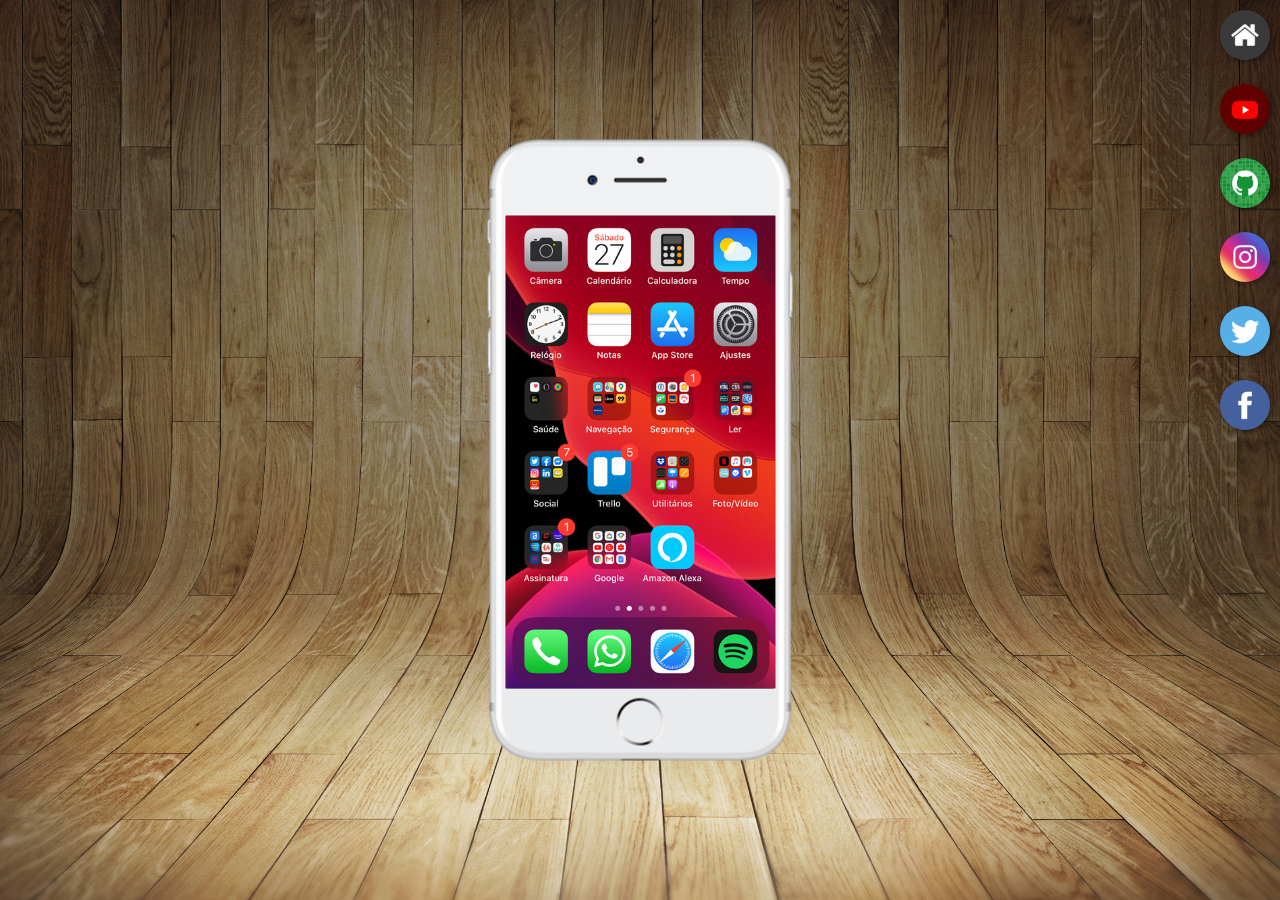
<file: index.html>
<!DOCTYPE html>
<html lang="pt-br">
<head>
    <meta charset="UTF-8">
    <meta http-equiv="X-UA-Compatible" content="IE=edge">
    <meta name="viewport" content="width=device-width, initial-scale=1.0">
    <link rel="shortcut icon" href="favicon.ico" type="image/x-icon">
    <link rel="stylesheet" href="estilos/style.css">
    <title>Projeto redes sociais</title>
</head>
<body>
    <main>
        <section id="telefone">
            <iframe src="home.html" frameborder="0" name="tela" id="tela">
                <p>Seu navegador não é compatível com isso!</p>
            </iframe>
        </section>
        <section id="redes-sociais">
            <a href="home.html" target="tela"><img src="imagens/logo-home.jpg" alt="Home"></a><br>
            <a href="youtube.html" target="tela"><img src="imagens/logo-youtube.jpg" alt="Youtube"></a><br>
            <a href="github.html" target="tela"><img src="imagens/logo-github.jpg" alt="Github"></a><br>
            <a href="instagram.html" target="tela"><img src="imagens/logo-instagram.jpg" alt="Instagram"></a><br>
            <a href="twitter.html" target="tela"><img src="imagens/logo-twitter.jpg" alt="Twitter"></a><br>
            <a href="facebook.html" target="tela"><img src="imagens/logo-facebook.jpg" alt="Facebook"></a>
    </main>
</body>
</html>
</file>
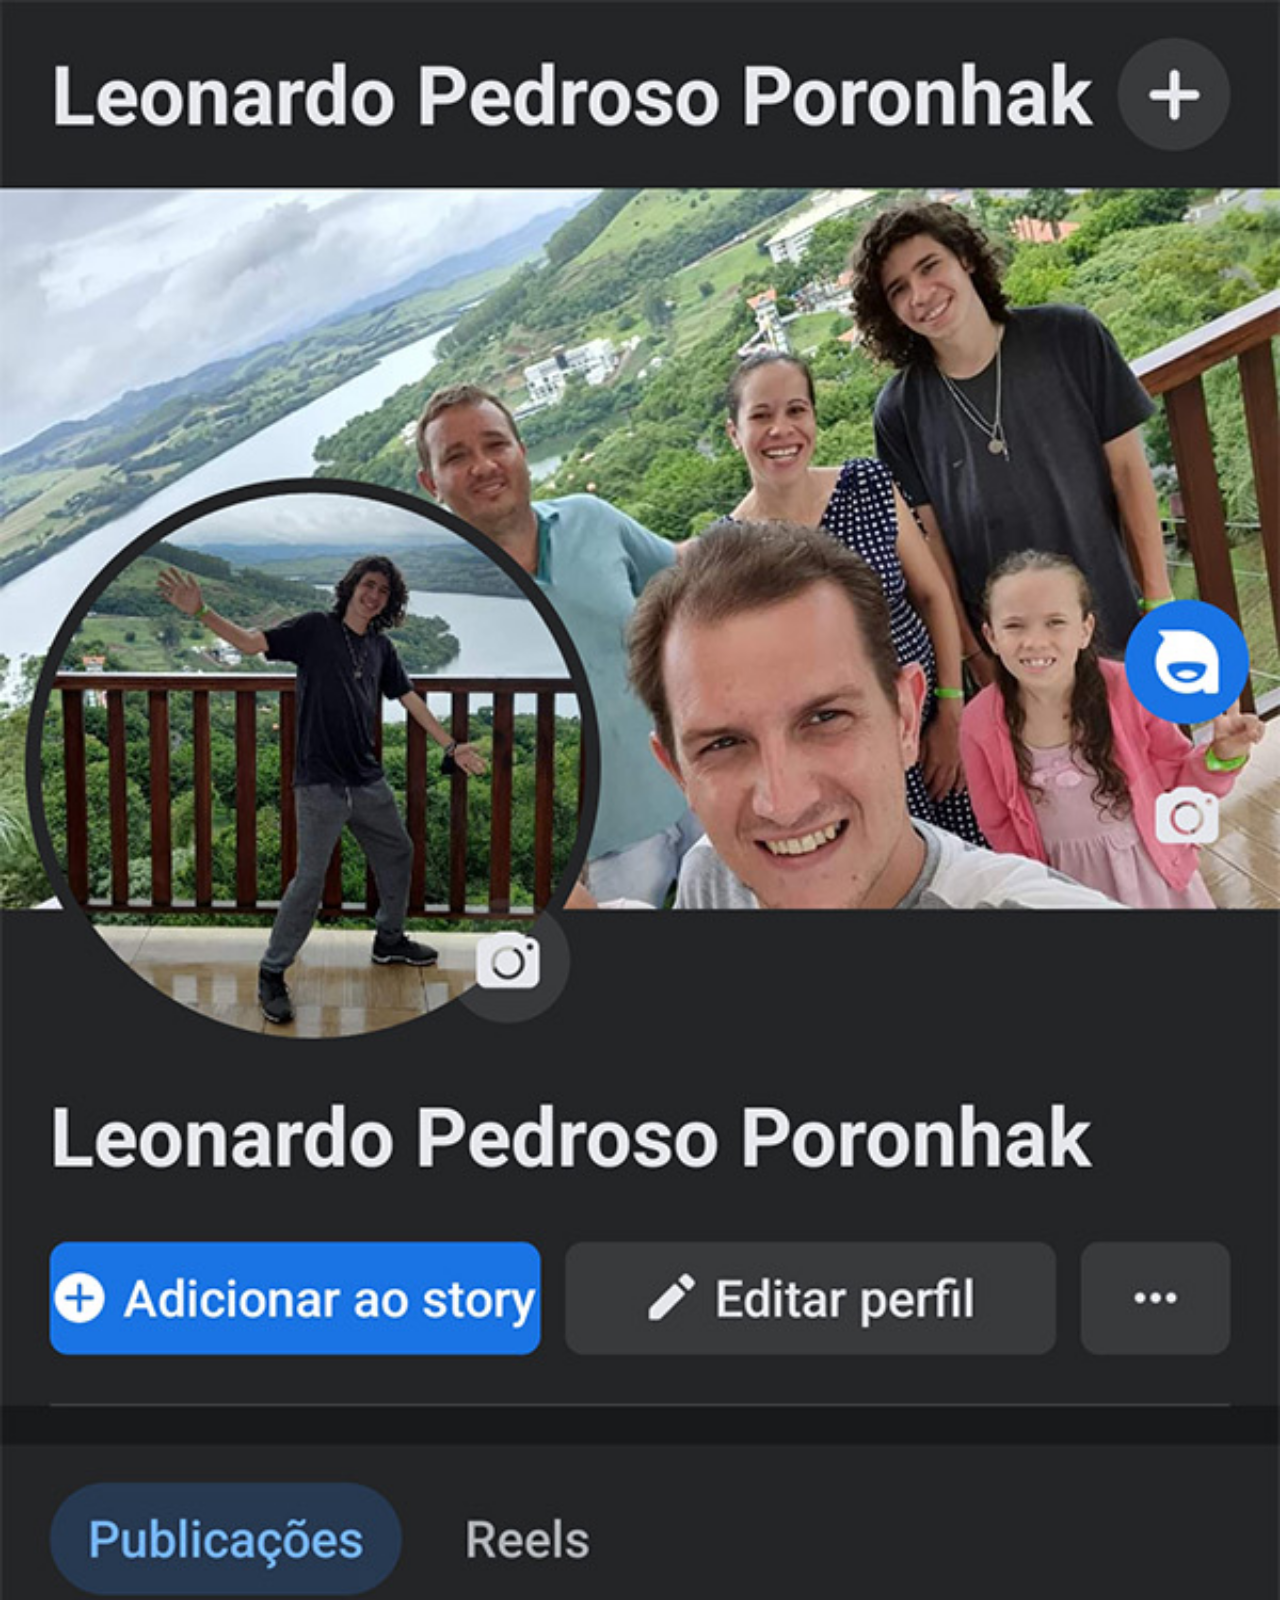
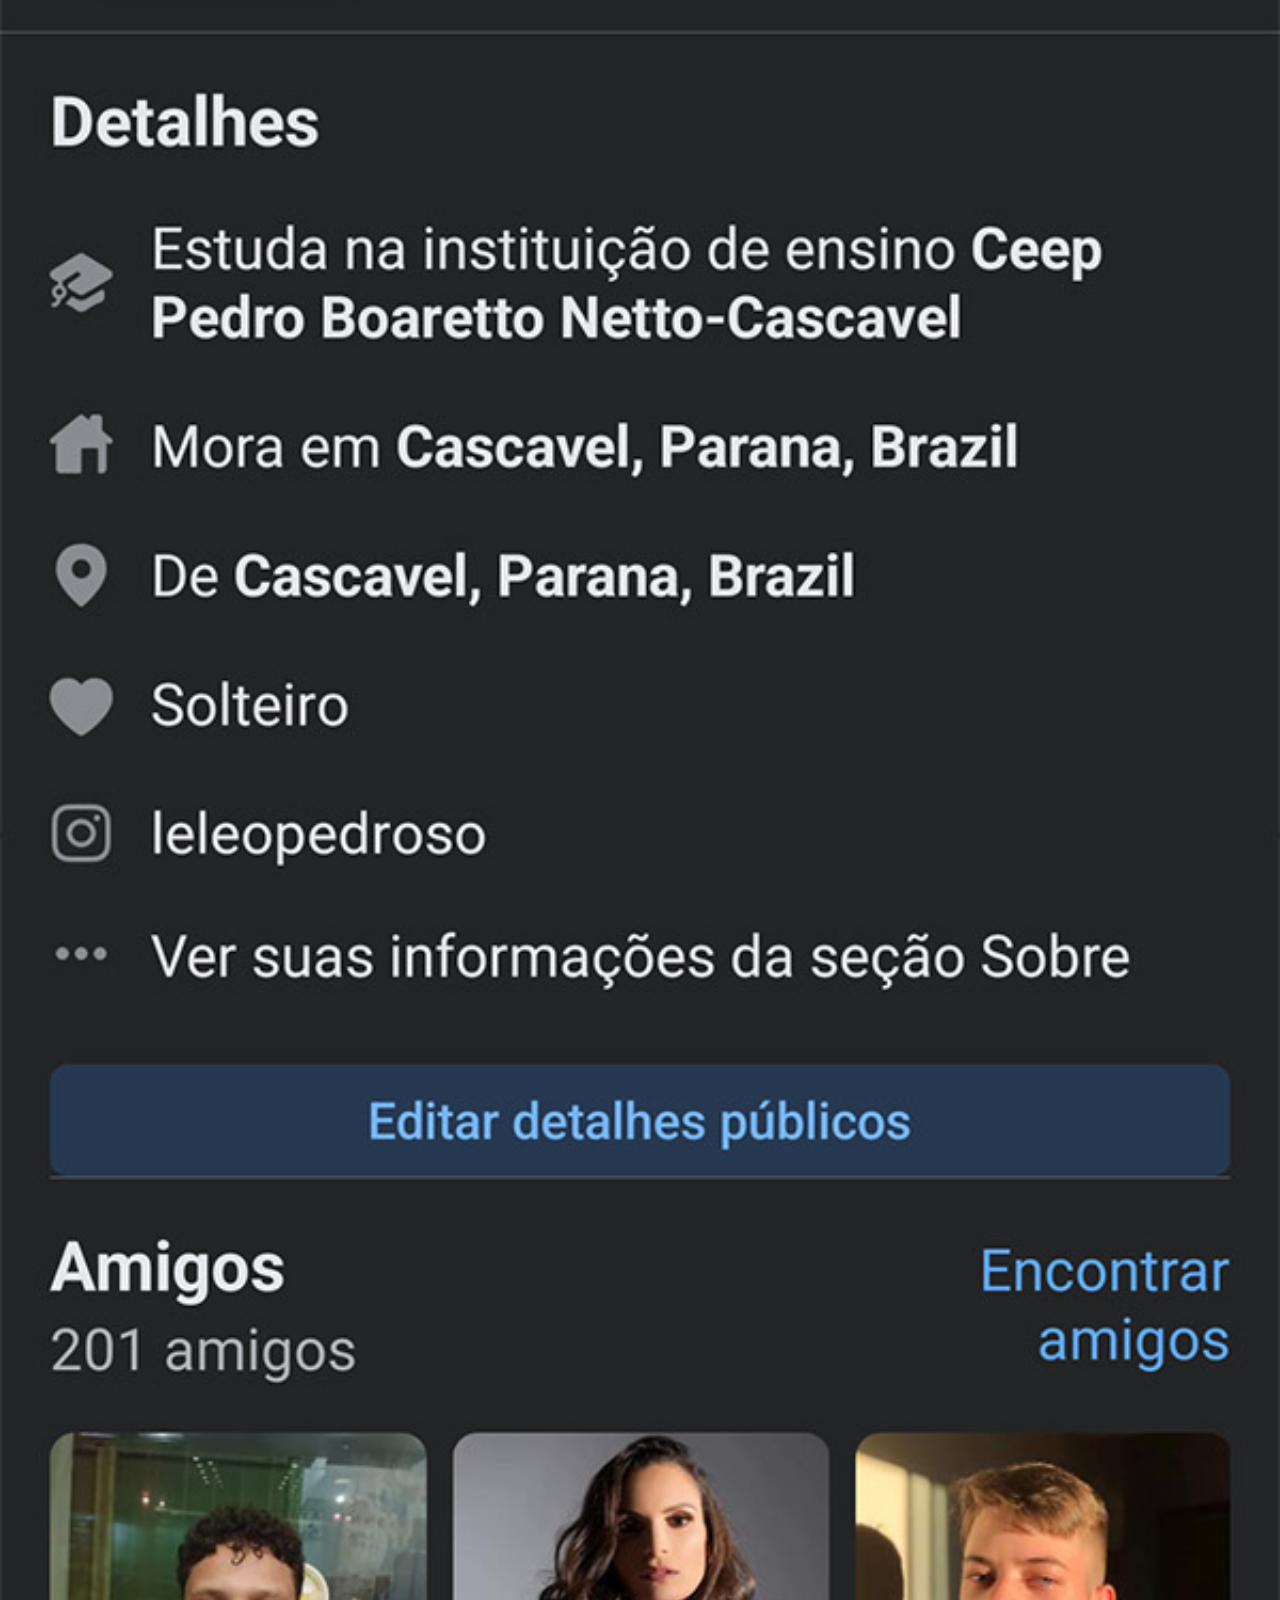
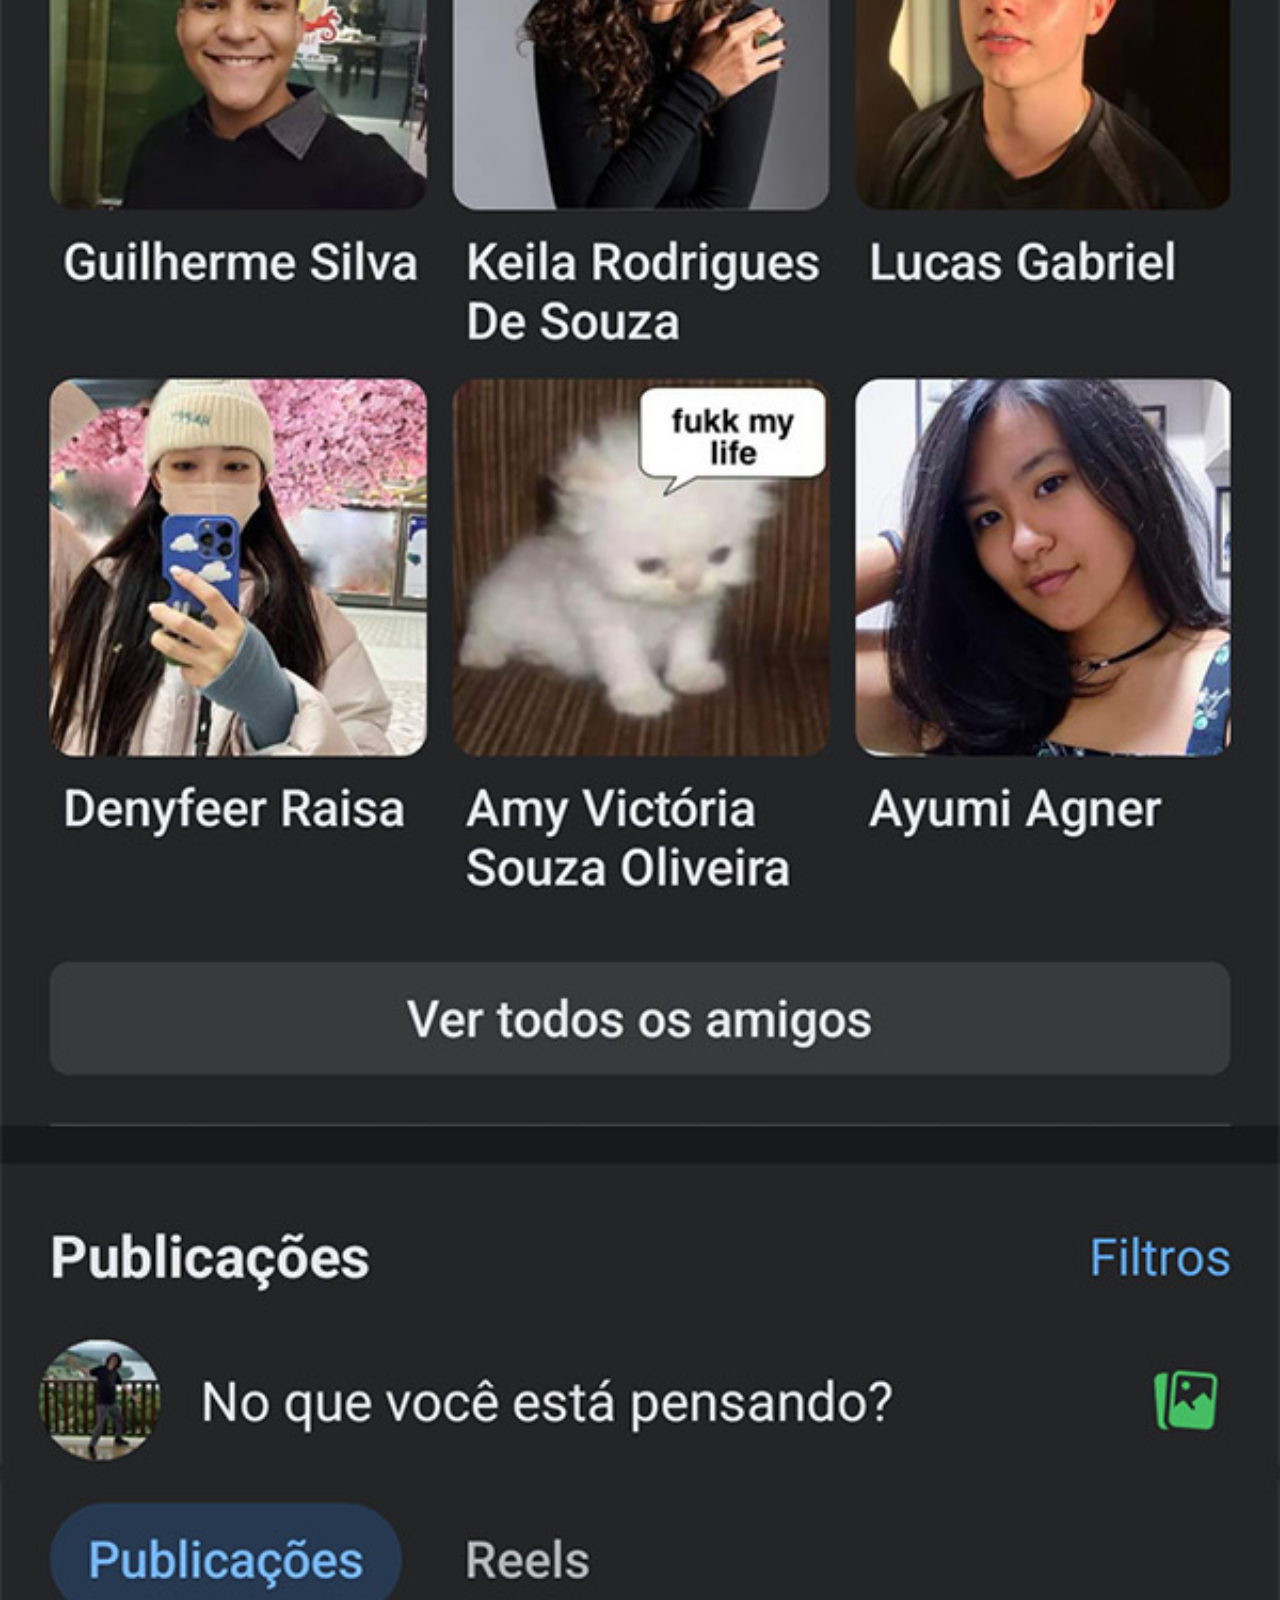
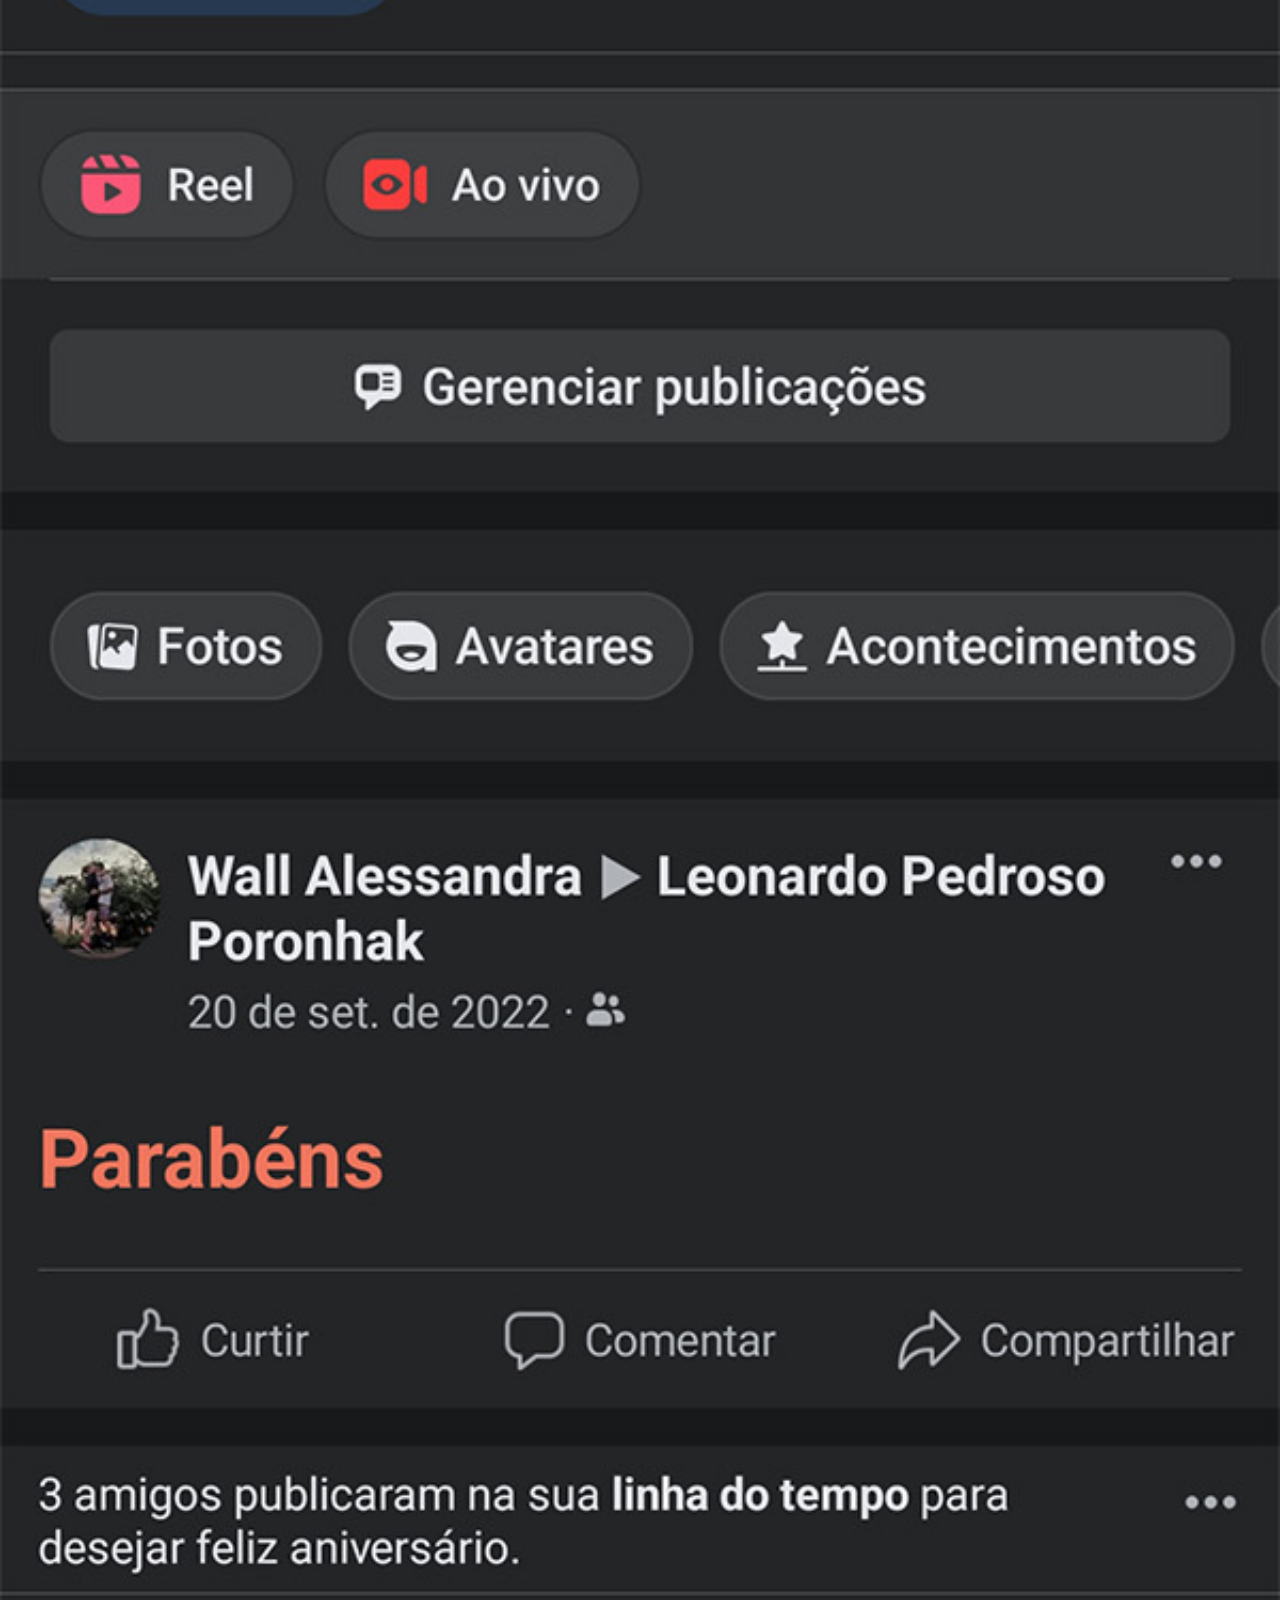
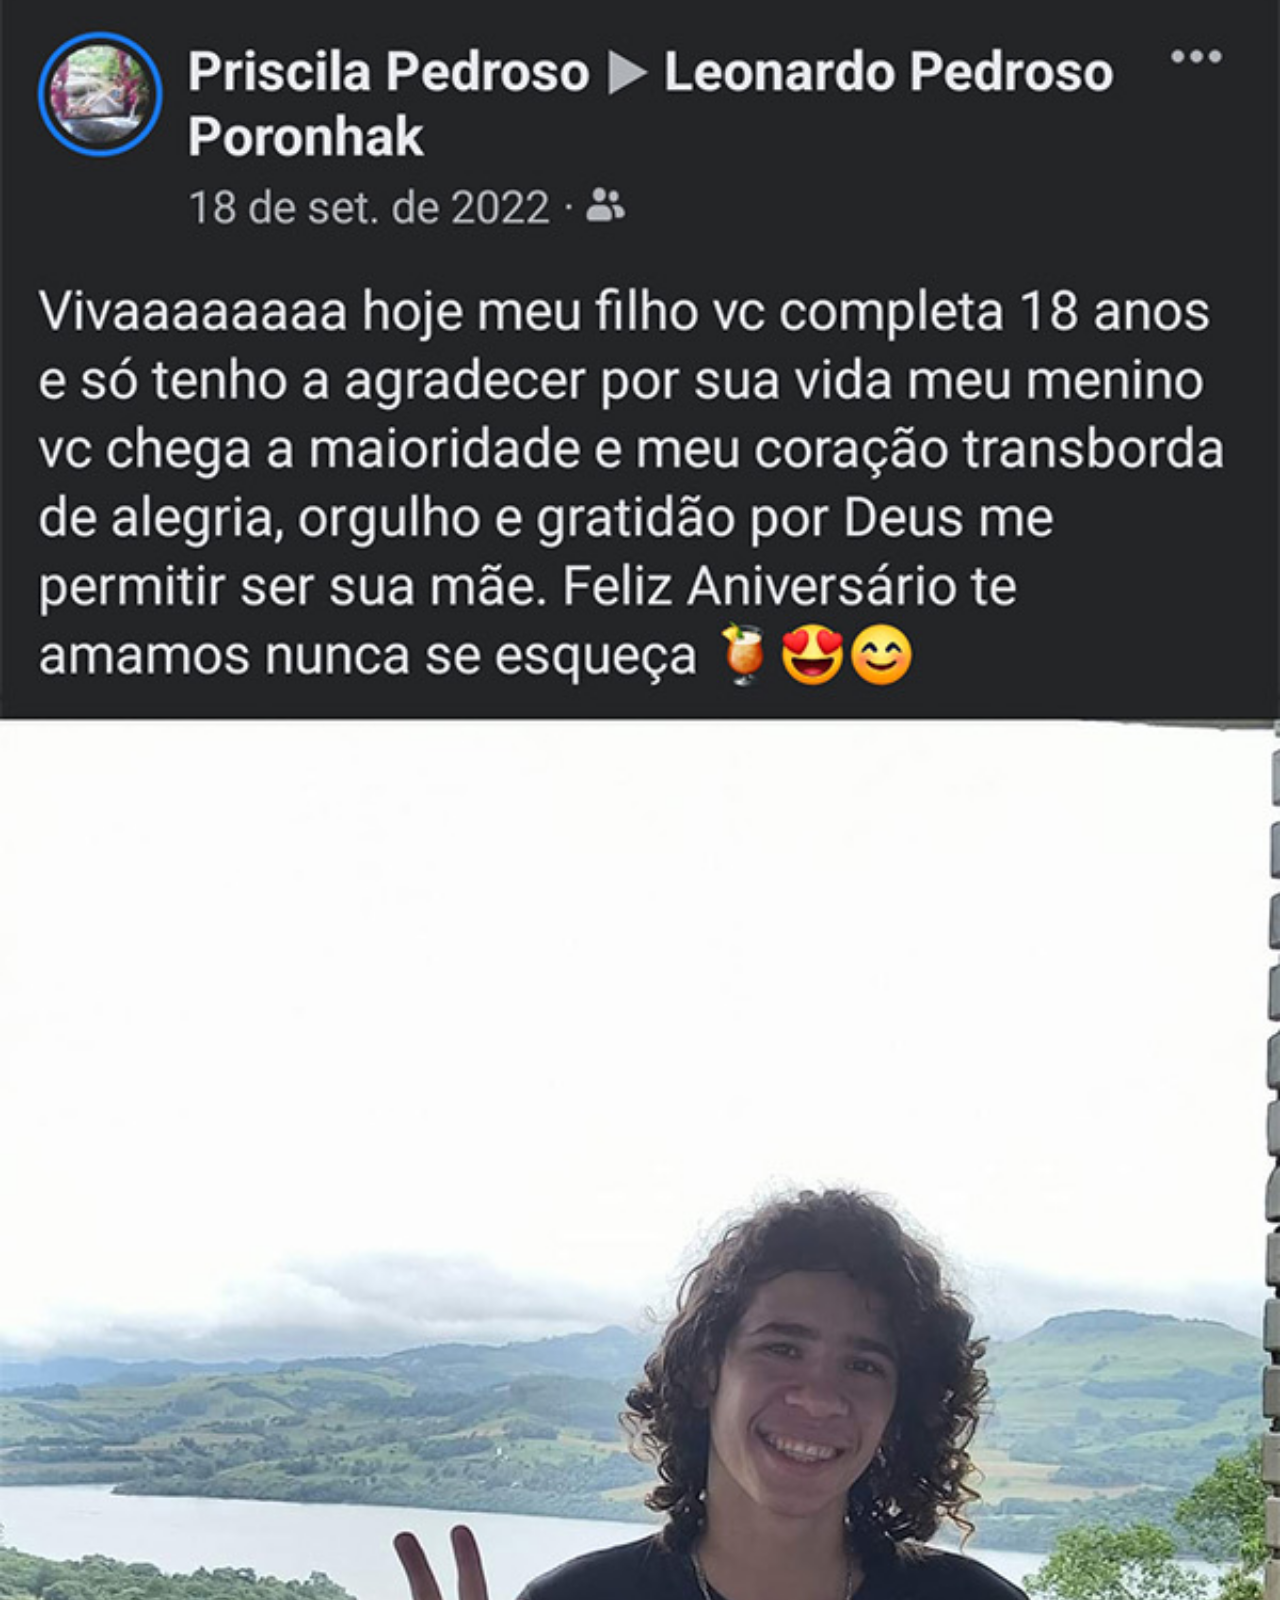
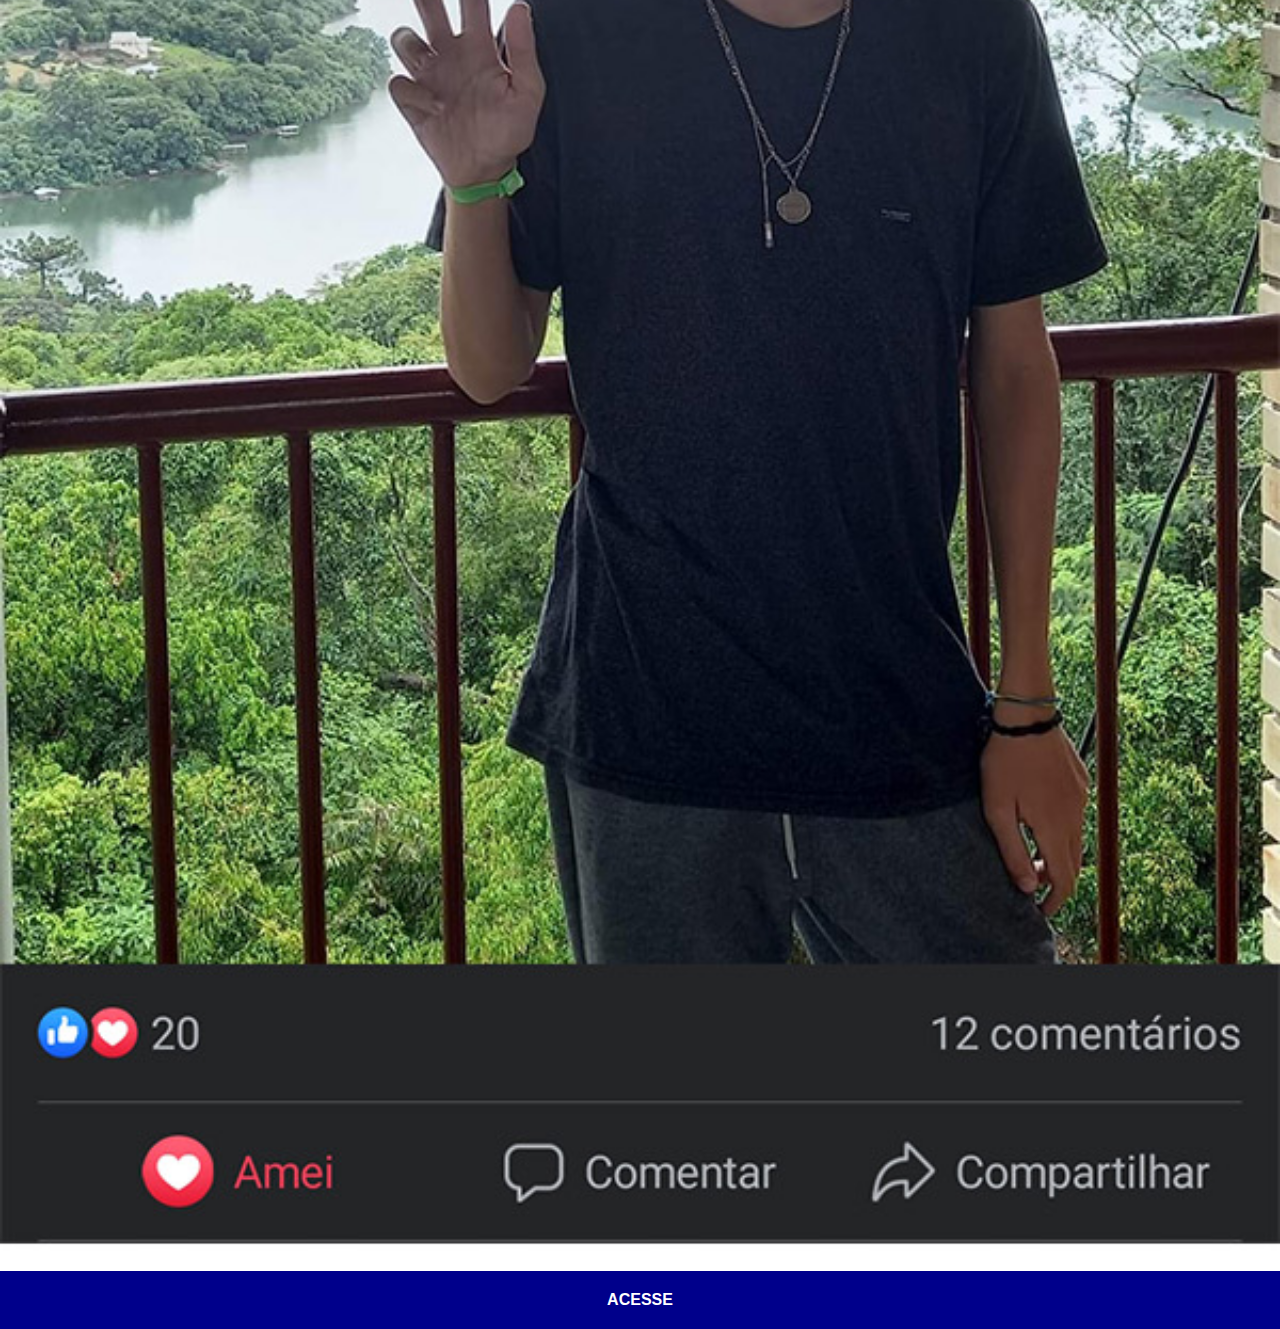
<file: facebook.html>
<!DOCTYPE html>
<html lang="pt-br">
<head>
    <meta charset="UTF-8">
    <meta http-equiv="X-UA-Compatible" content="IE=edge">
    <meta name="viewport" content="width=device-width, initial-scale=1.0">
    <title>Facebook</title>
    <link rel="stylesheet" href="estilos/social.css">
    <style>
        a{
            background-color: darkblue;
        }

        a:hover{
            background-color: blue;
        }
    </style>
</head>
<body>
    <img src="imagens/tela-facebook.jpg" alt="Facebook">
    <a href="https://www.facebook.com/profile.php?id=100069786407466" target="_blank">ACESSE</a>
</body>
</html>
</file>
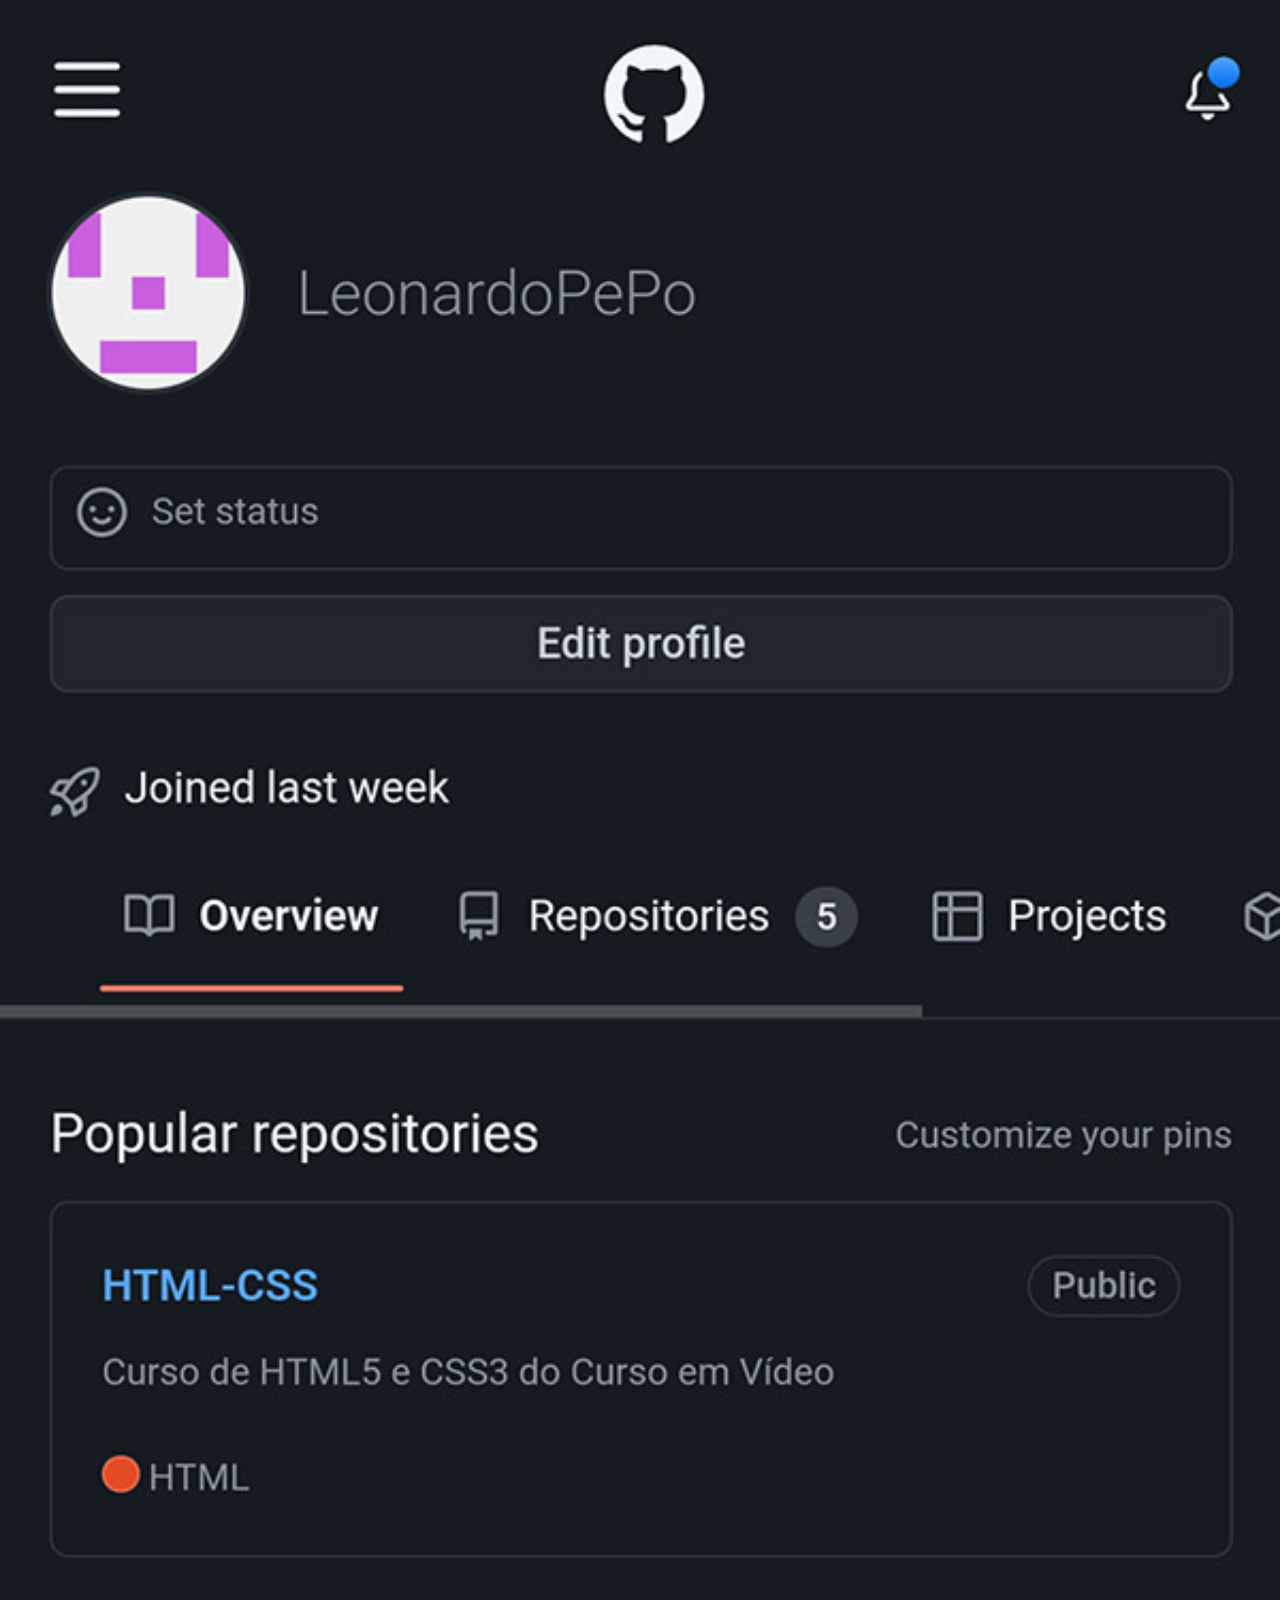
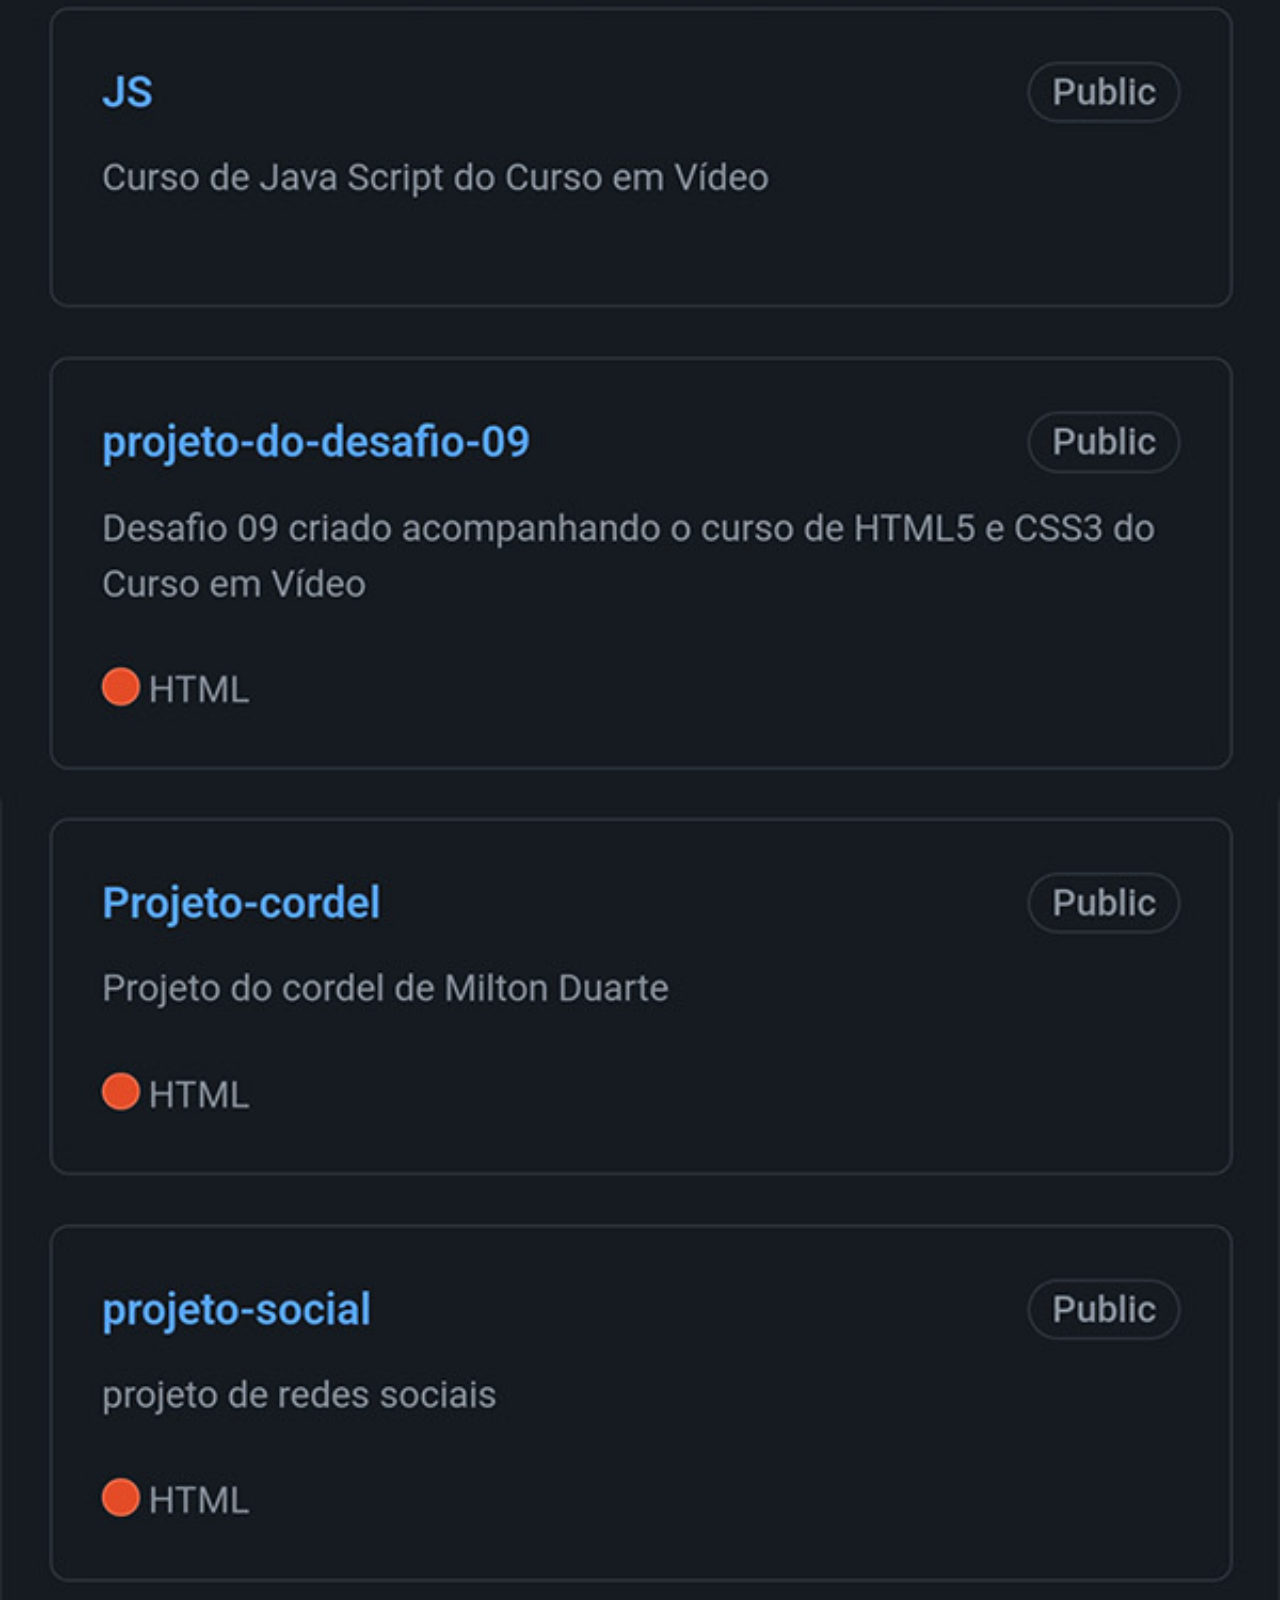
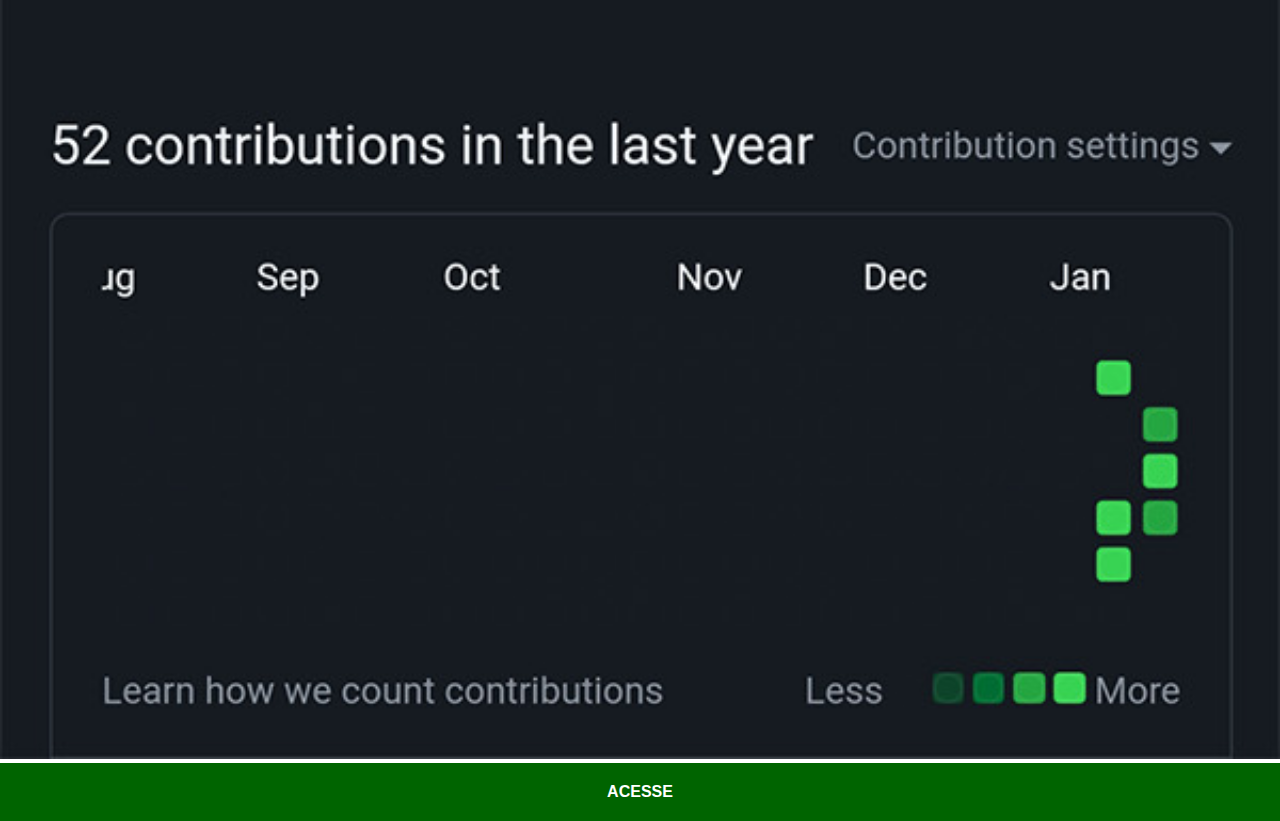
<file: github.html>
<!DOCTYPE html>
<html lang="pt-br">
<head>
    <meta charset="UTF-8">
    <meta http-equiv="X-UA-Compatible" content="IE=edge">
    <meta name="viewport" content="width=device-width, initial-scale=1.0">
    <title>Github</title>
    <link rel="stylesheet" href="estilos/social.css">
    <style>
        a{
            background-color: darkgreen;
        }

        a:hover{
            background-color: green;
        }
    </style>
</head>
<body>
    <img src="imagens/tela-github.jpg" alt="Github">
    <a href="https://github.com/LeonardoPePo" target="_blank">ACESSE</a>
</body>
</html>
</file>
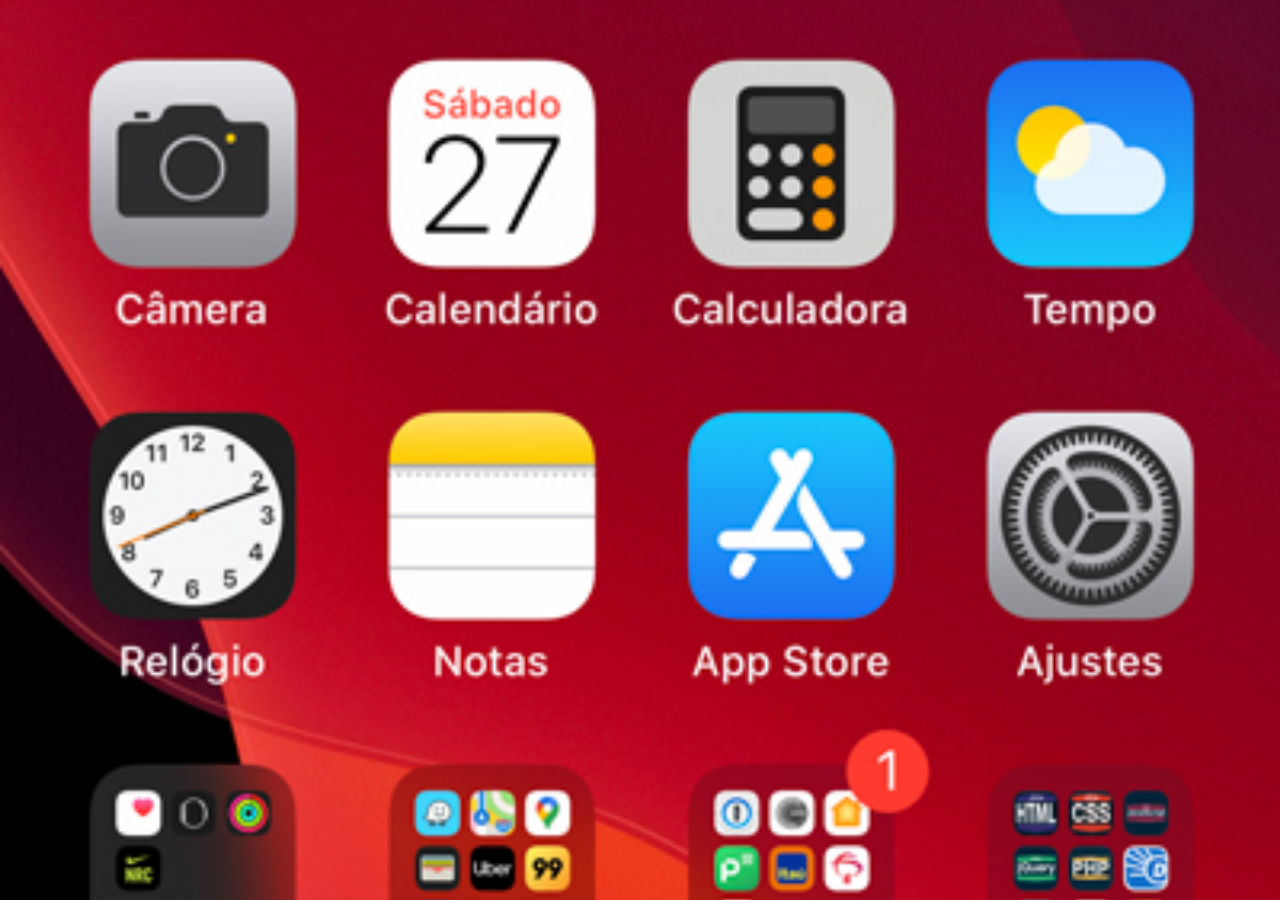
<file: home.html>
<!DOCTYPE html>
<html lang="en">
<head>
    <meta charset="UTF-8">
    <meta http-equiv="X-UA-Compatible" content="IE=edge">
    <meta name="viewport" content="width=device-width, initial-scale=1.0">
    <title>Home</title>
    <style>
        *{
            margin: 0px;
            padding: 0px;
        }

        body{
            width: 100vw;
            height: 100vh;
            background: black url('imagens/tela-home.jpg') no-repeat top center;
            background-size: cover;
        }
    </style>
</head>
<body>
    
</body>
</html>
</file>
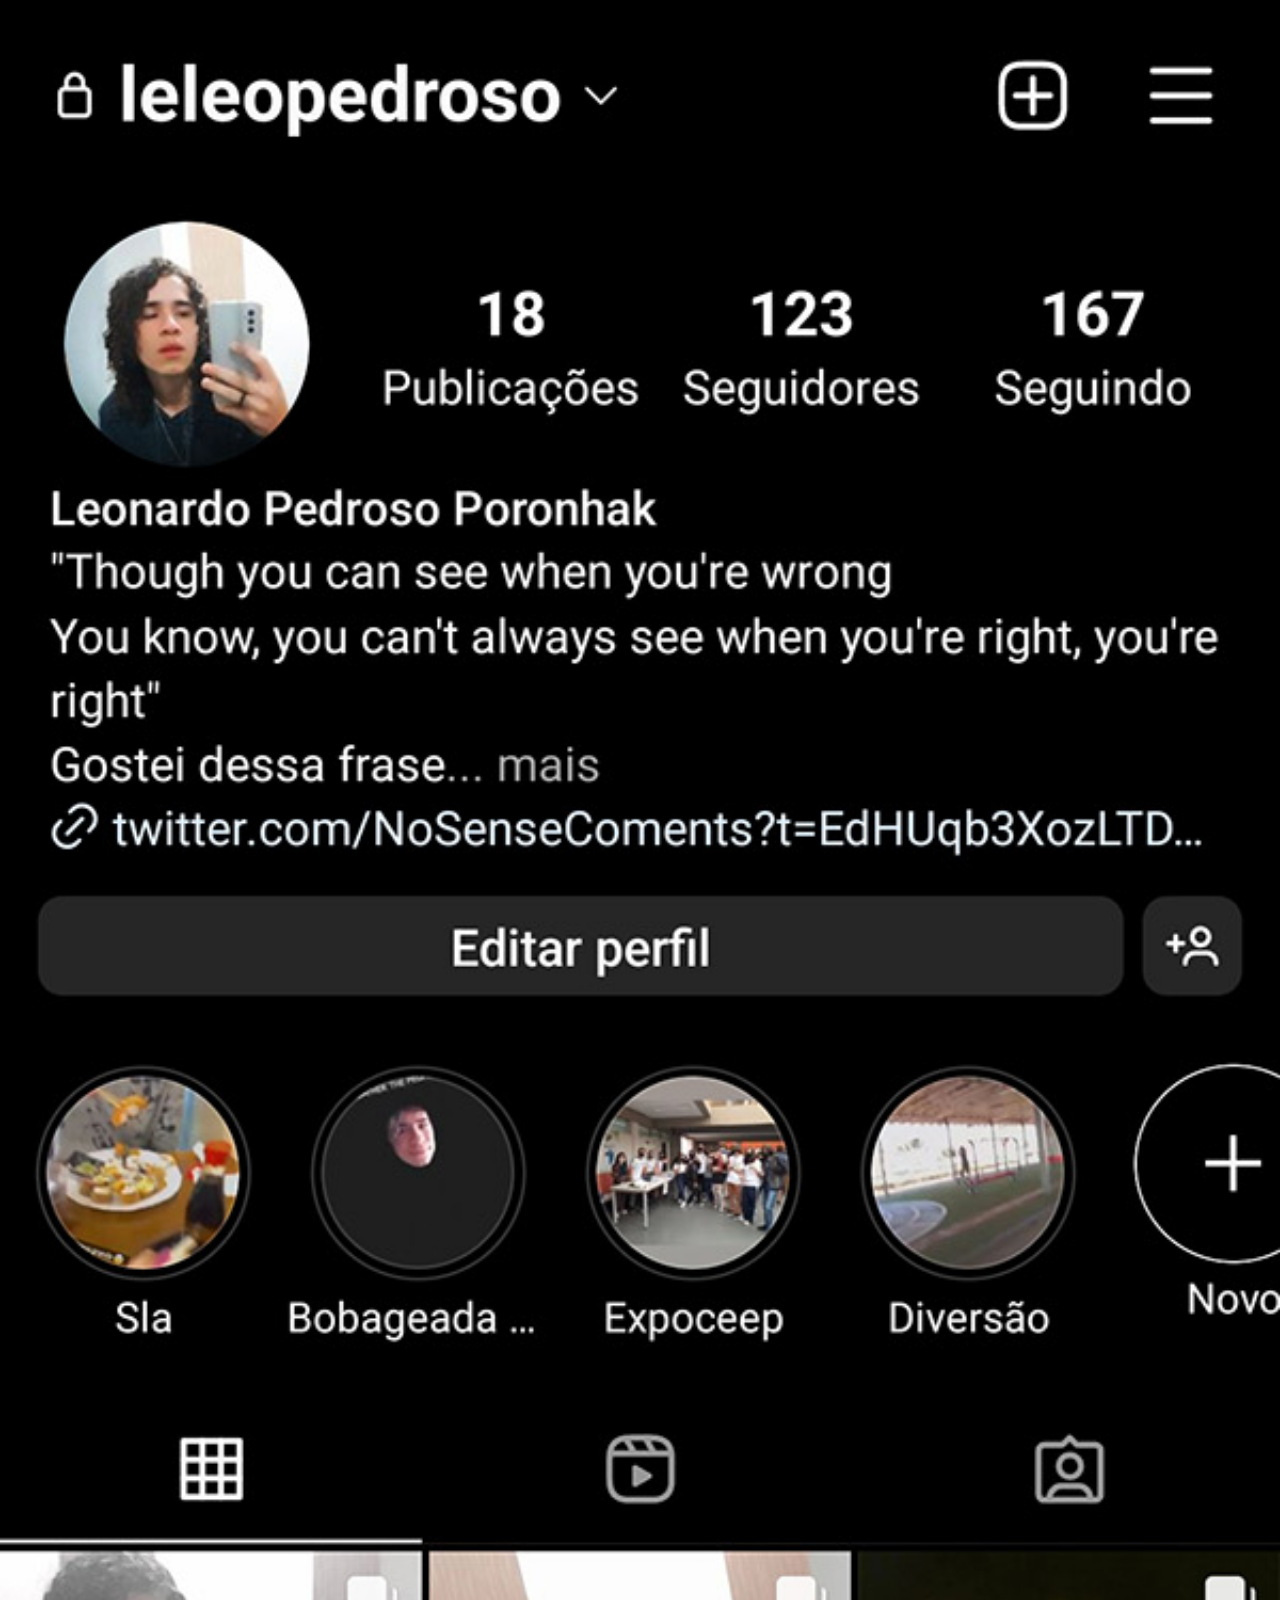
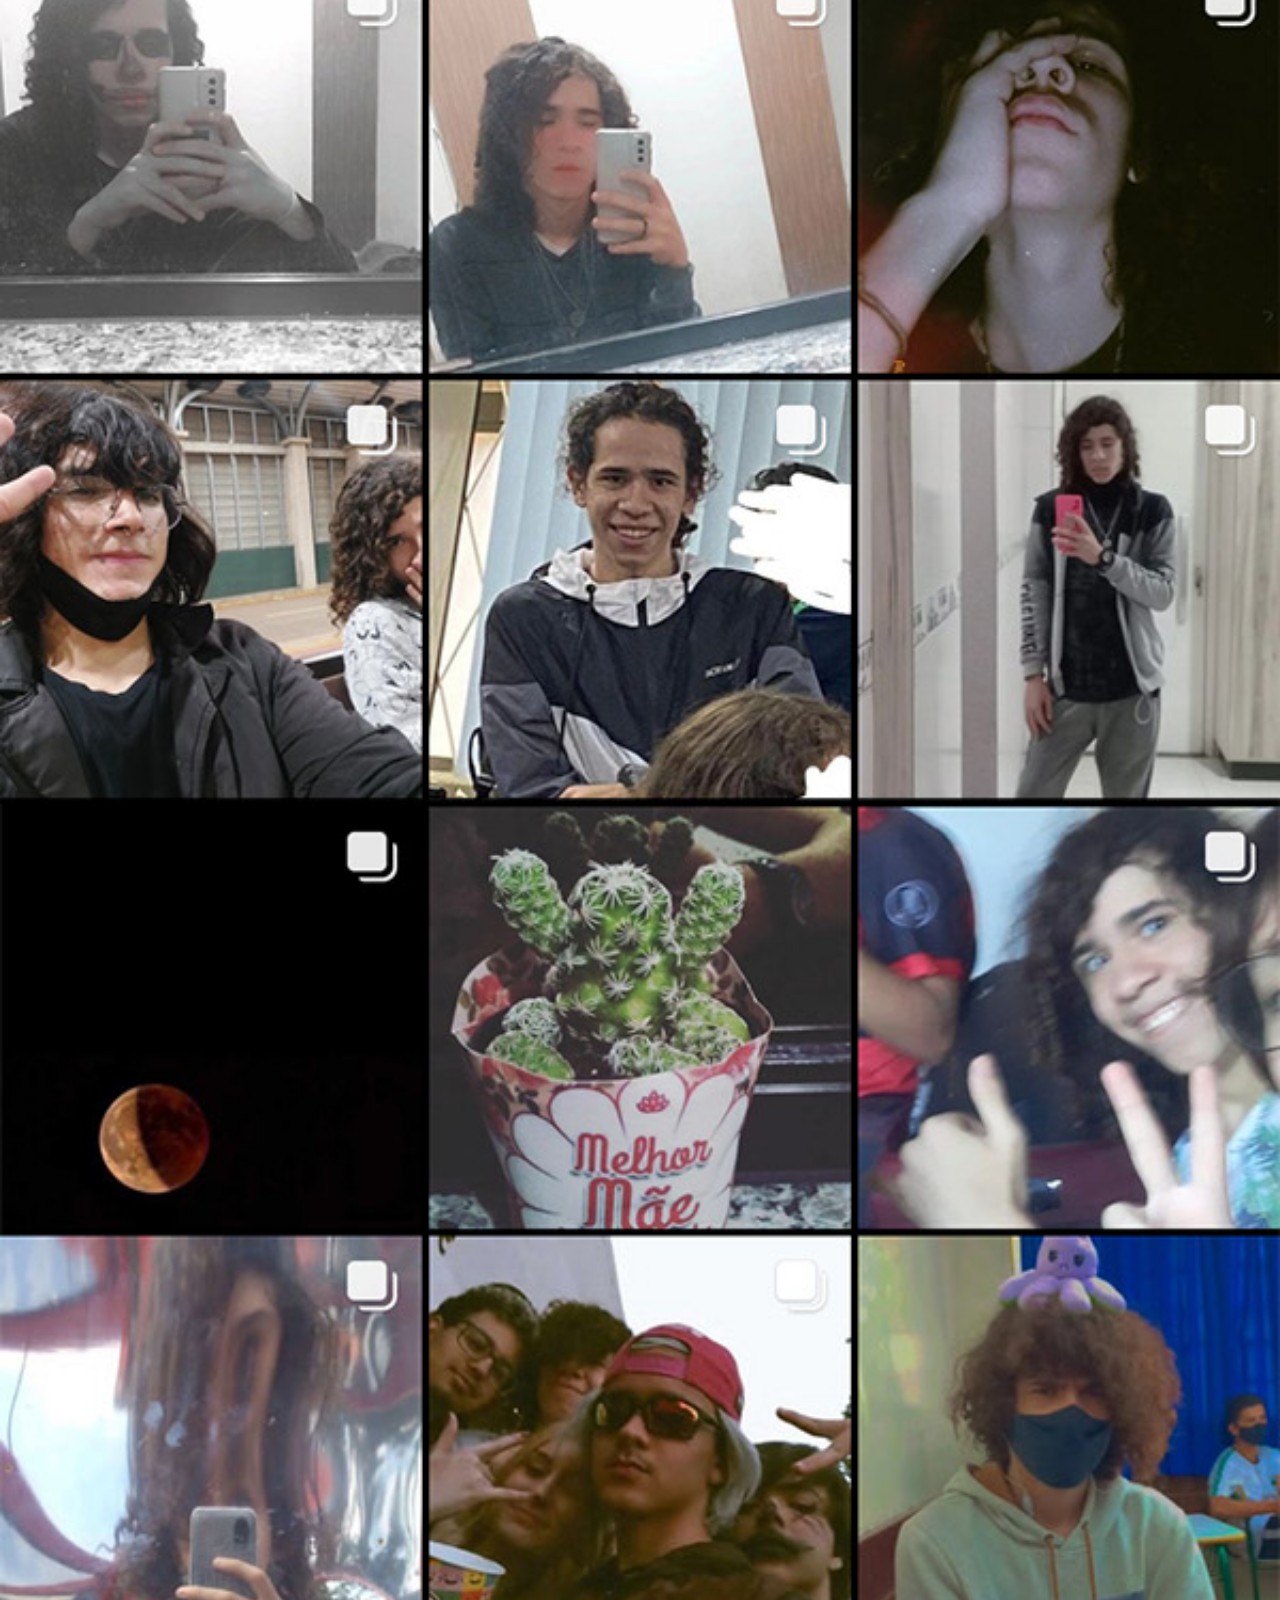
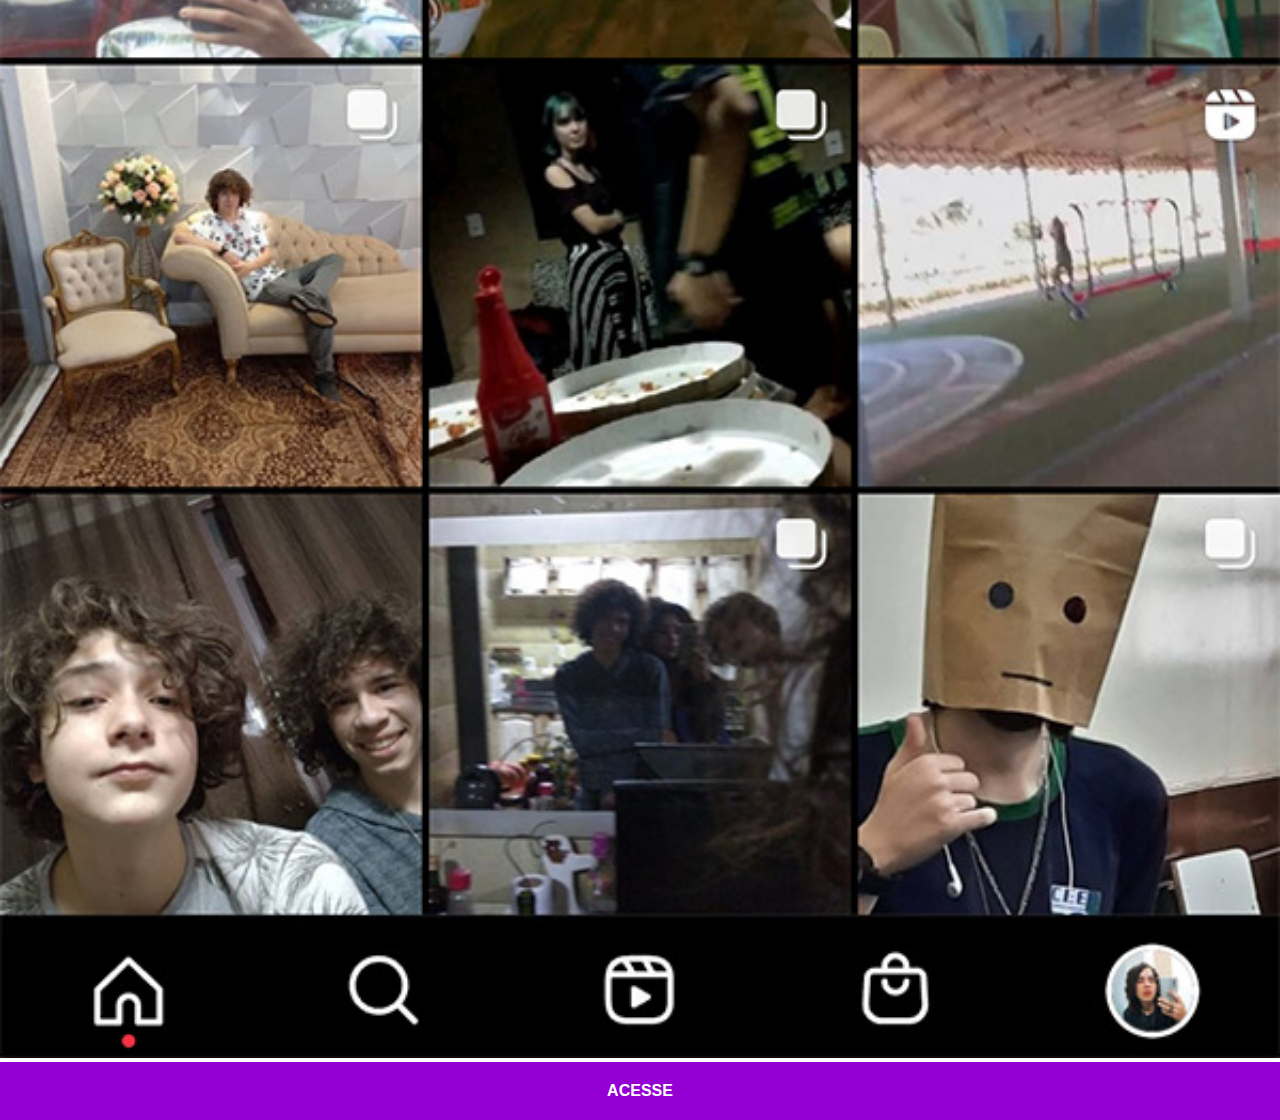
<file: instagram.html>
<!DOCTYPE html>
<html lang="pt-br">
<head>
    <meta charset="UTF-8">
    <meta http-equiv="X-UA-Compatible" content="IE=edge">
    <meta name="viewport" content="width=device-width, initial-scale=1.0">
    <title>Instagram</title>
    <link rel="stylesheet" href="estilos/social.css">
    <style>
        a{
            background-color: darkviolet;
        }

        a:hover{
            background-color: blueviolet;
        }
    </style>
</head>
<body>
    <img src="imagens/tela-instagram.jpg" alt="Instagram">
    <a href="https://www.instagram.com/leleopedroso/" target="_blank">ACESSE</a>
</body>
</html>
</file>
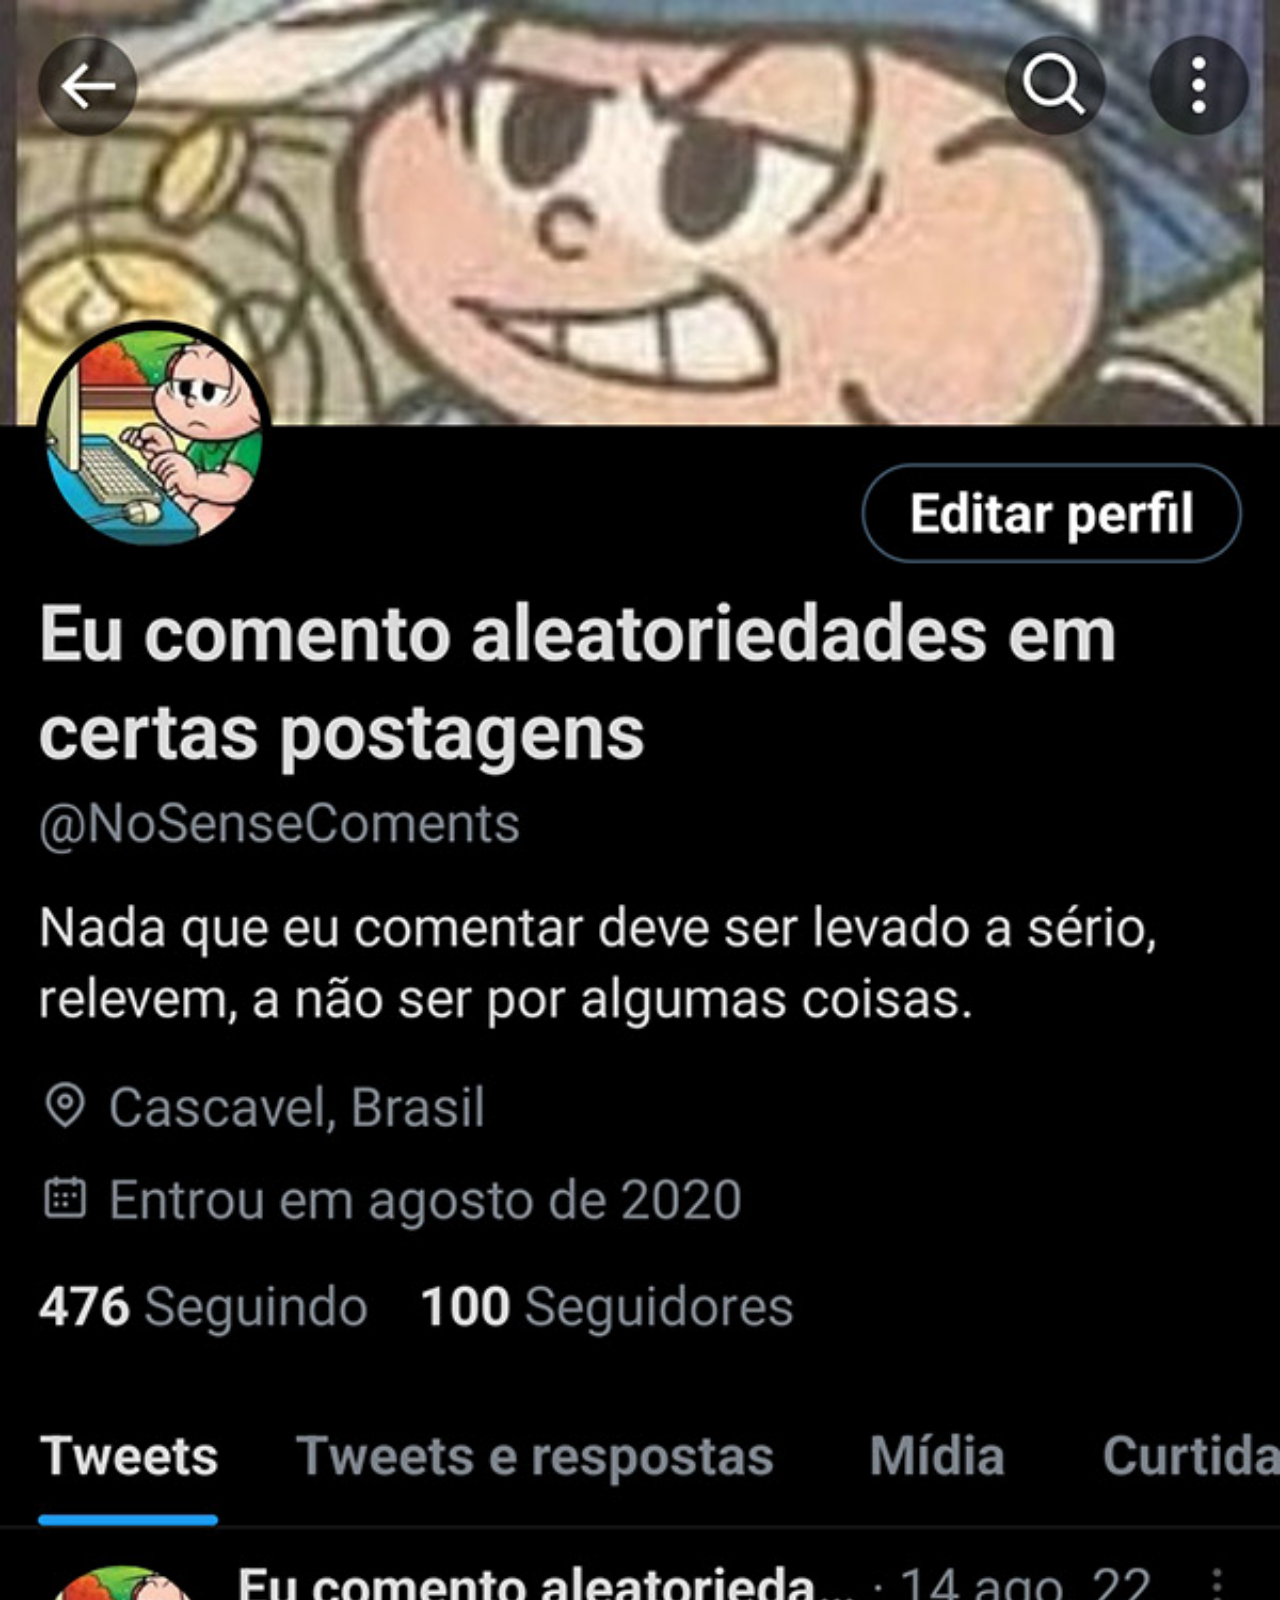
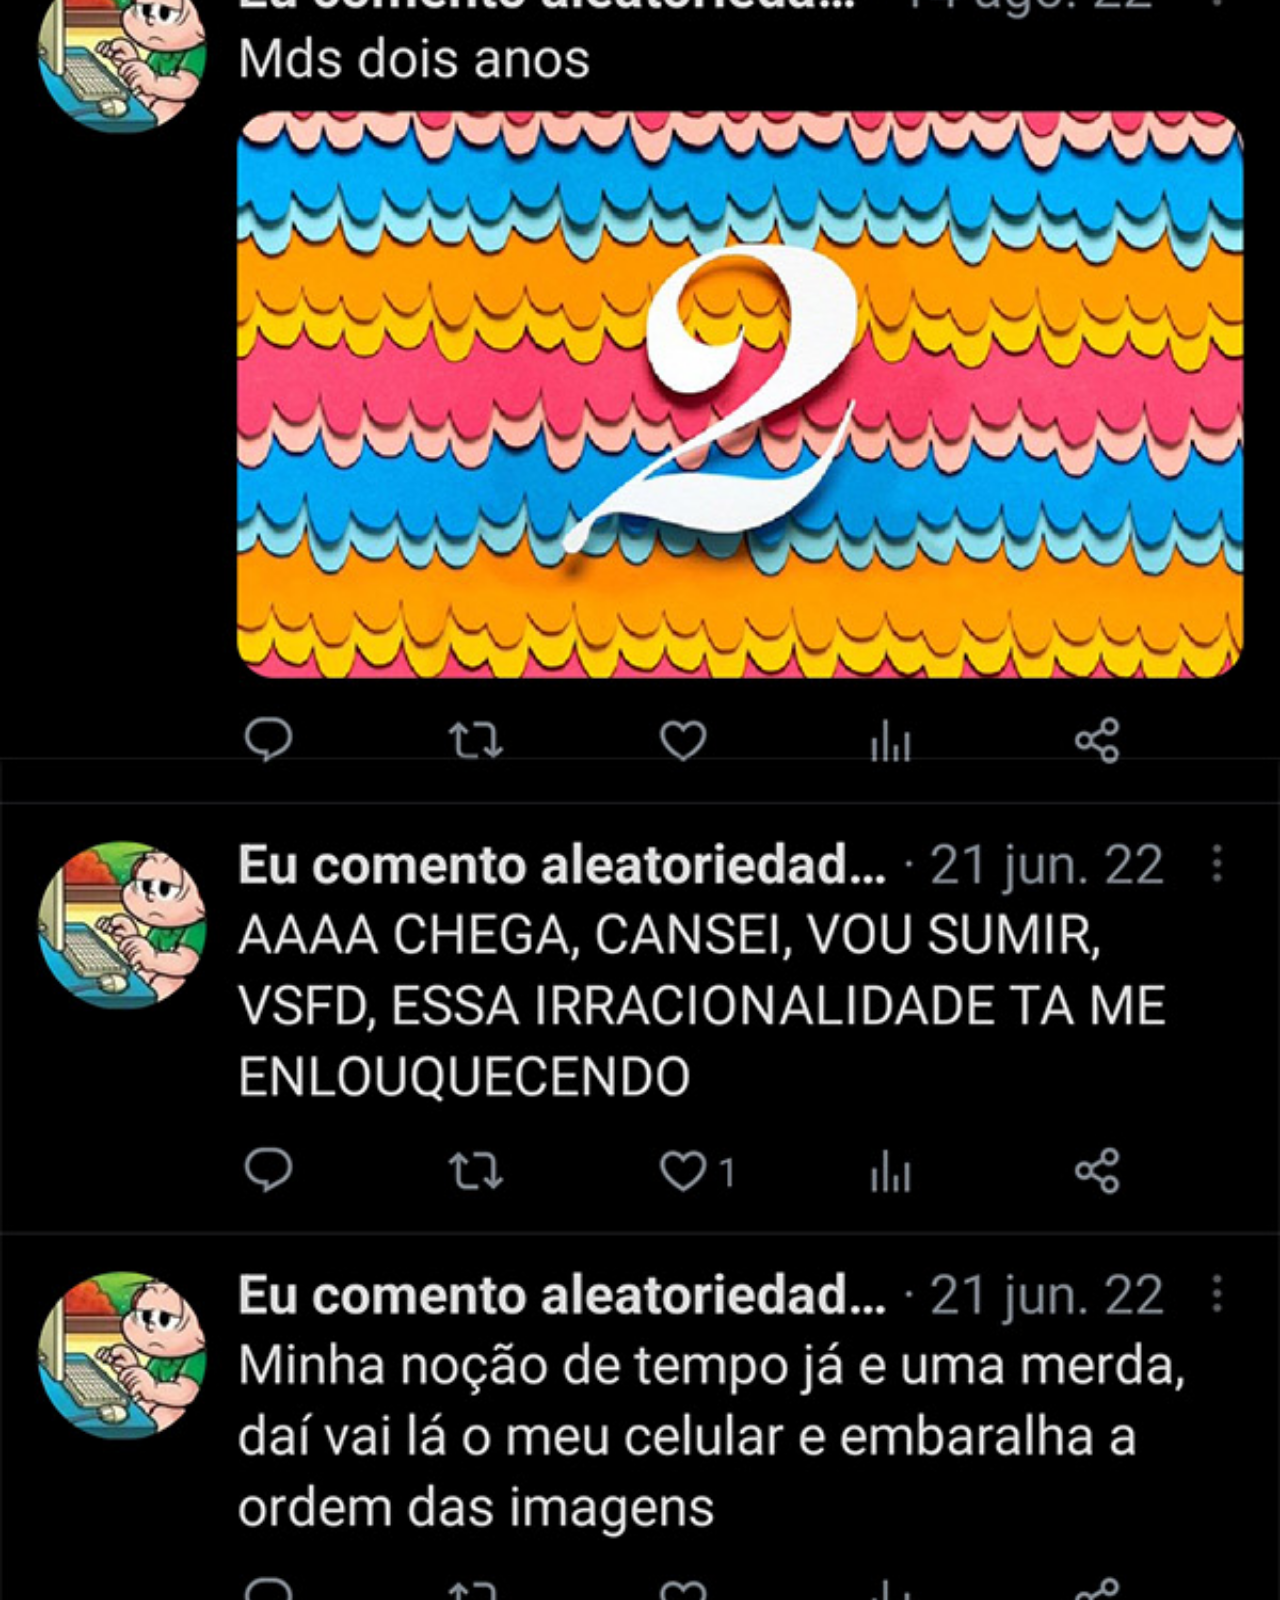
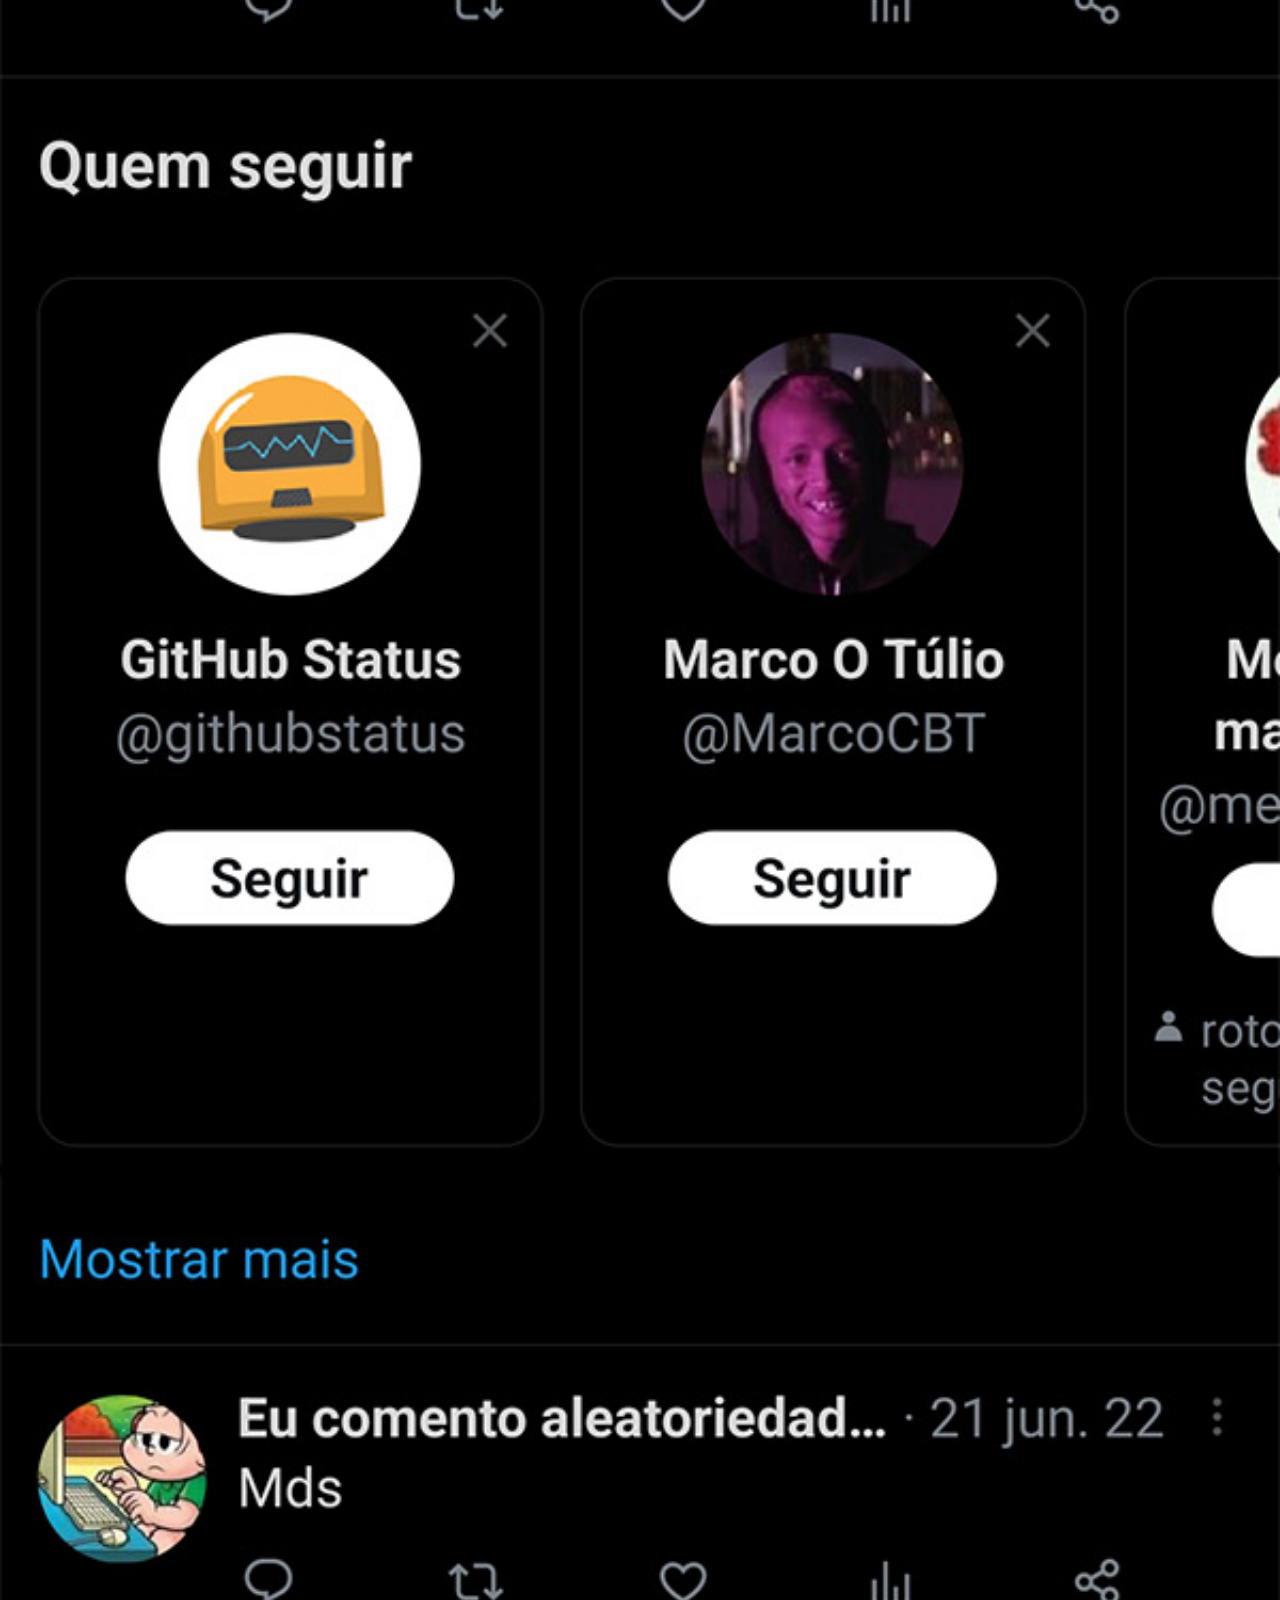
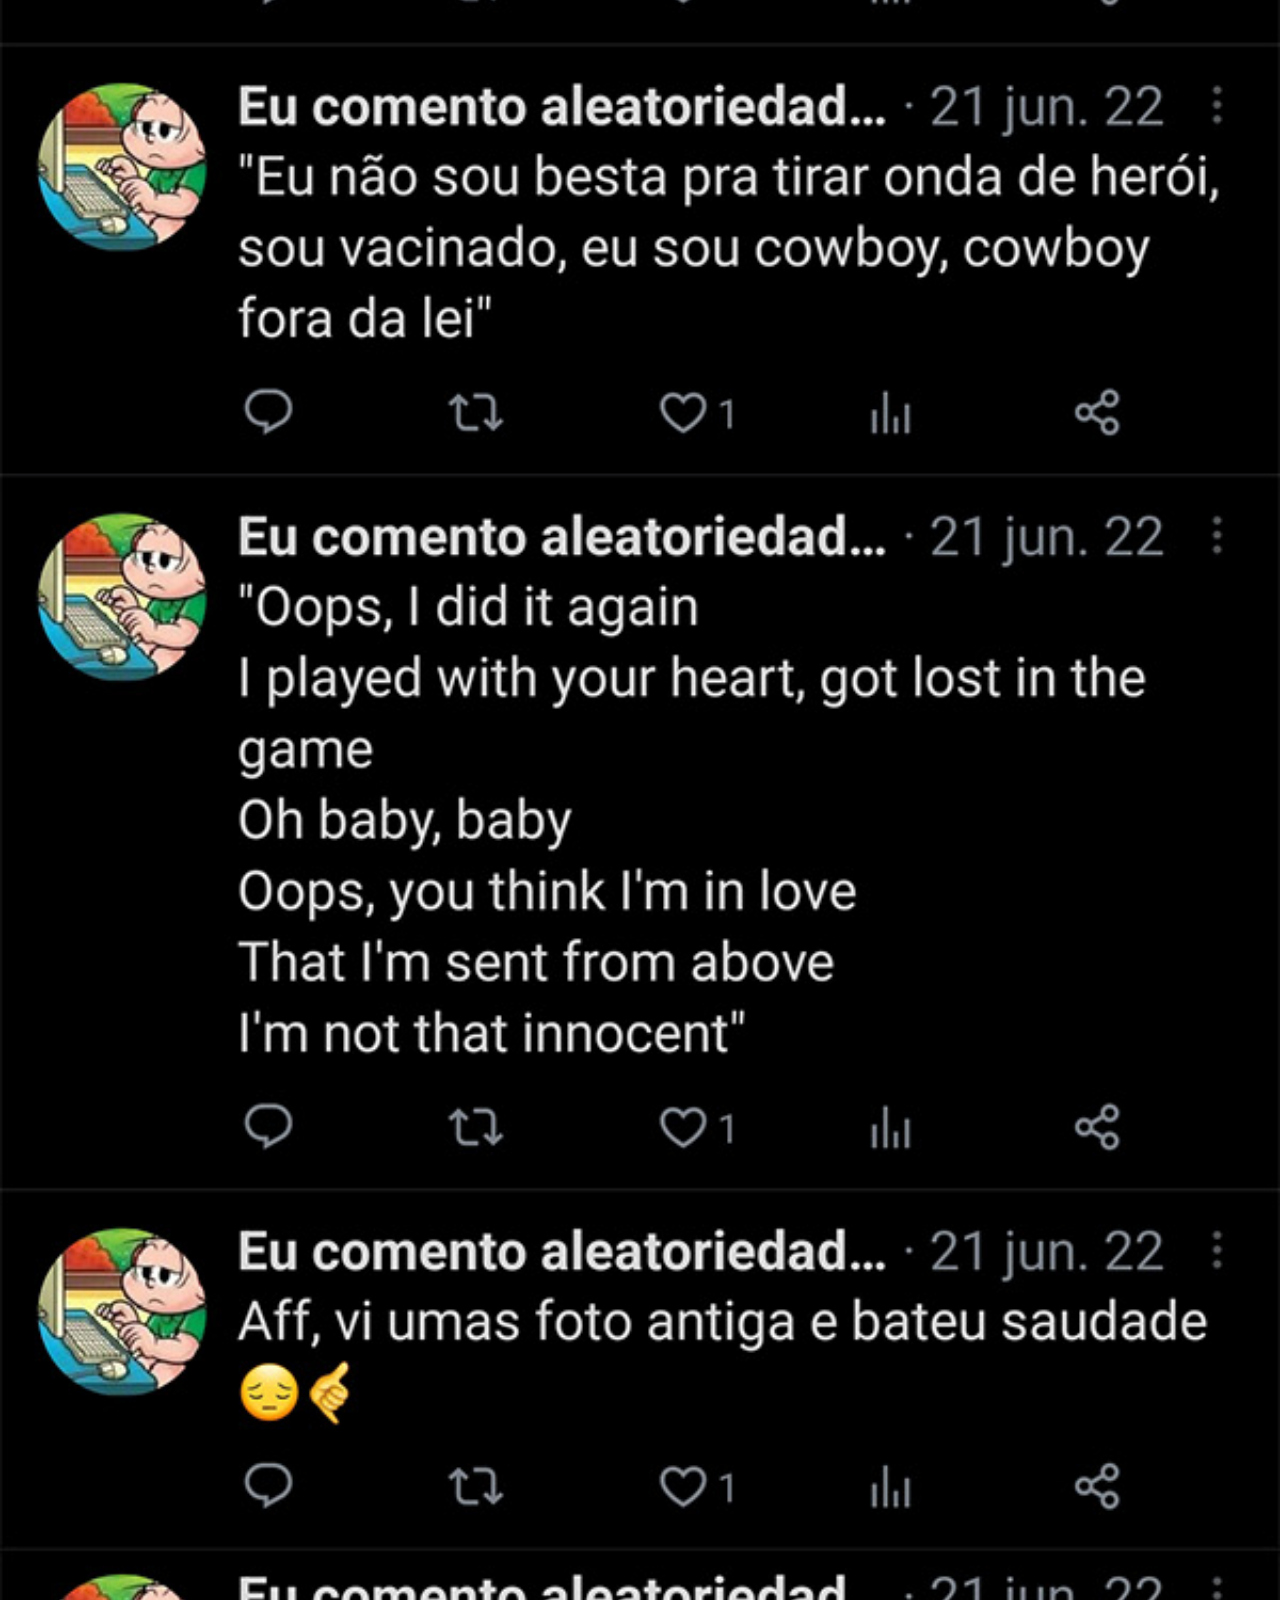
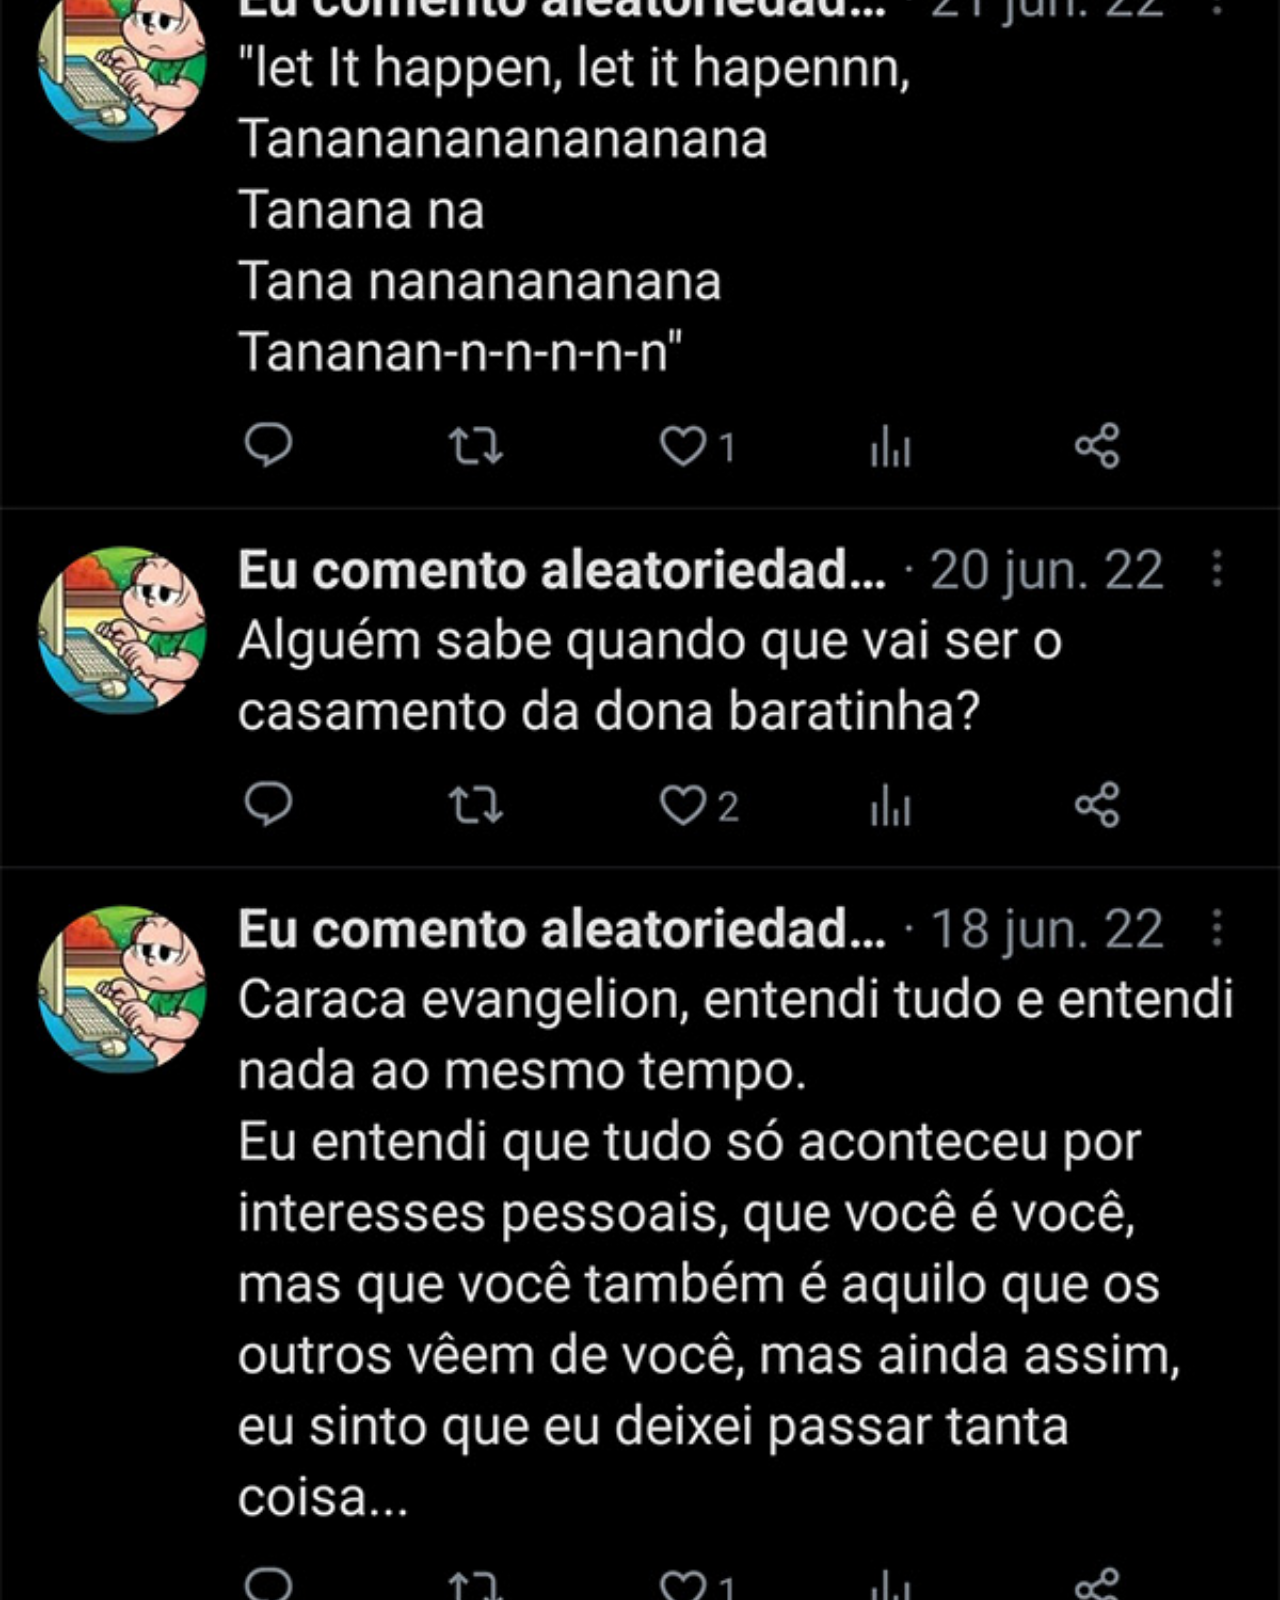
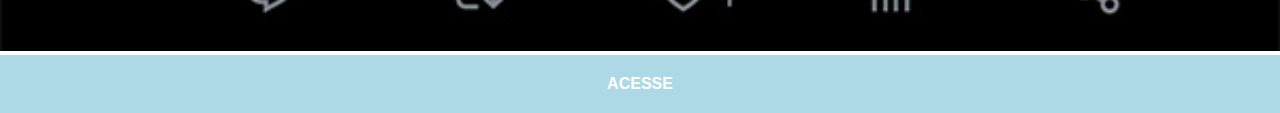
<file: twitter.html>
<!DOCTYPE html>
<html lang="pt-br">
<head>
    <meta charset="UTF-8">
    <meta http-equiv="X-UA-Compatible" content="IE=edge">
    <meta name="viewport" content="width=device-width, initial-scale=1.0">
    <title>Twitter</title>
    <link rel="stylesheet" href="estilos/social.css">
    <style>
        a{
            background-color: lightblue;
        }

        a:hover{
            background-color: lightskyblue;
        }
    </style>
</head>
<body>
    <img src="imagens/tela-twitter.jpg" alt="Twitter">
    <a href="https://twitter.com/NoSenseComents" target="_blank">ACESSE</a>
</body>
</html>
</file>
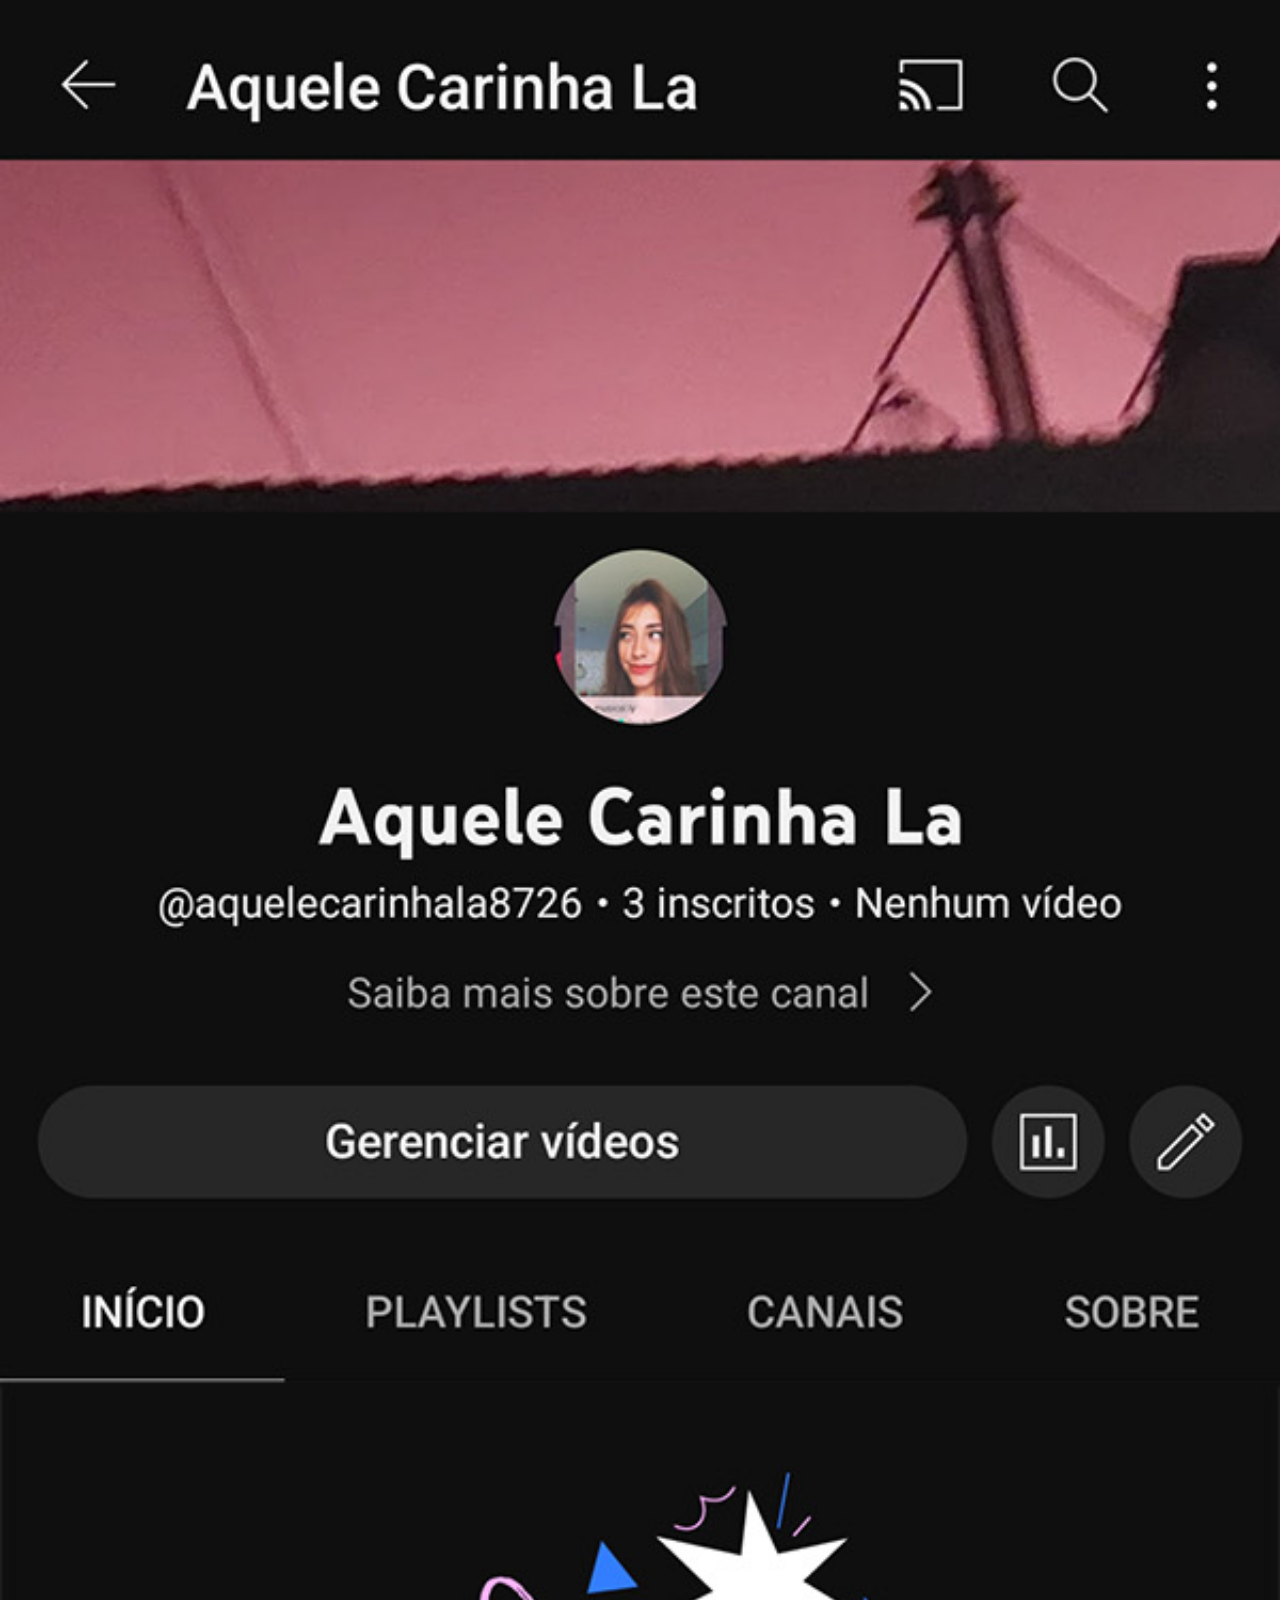
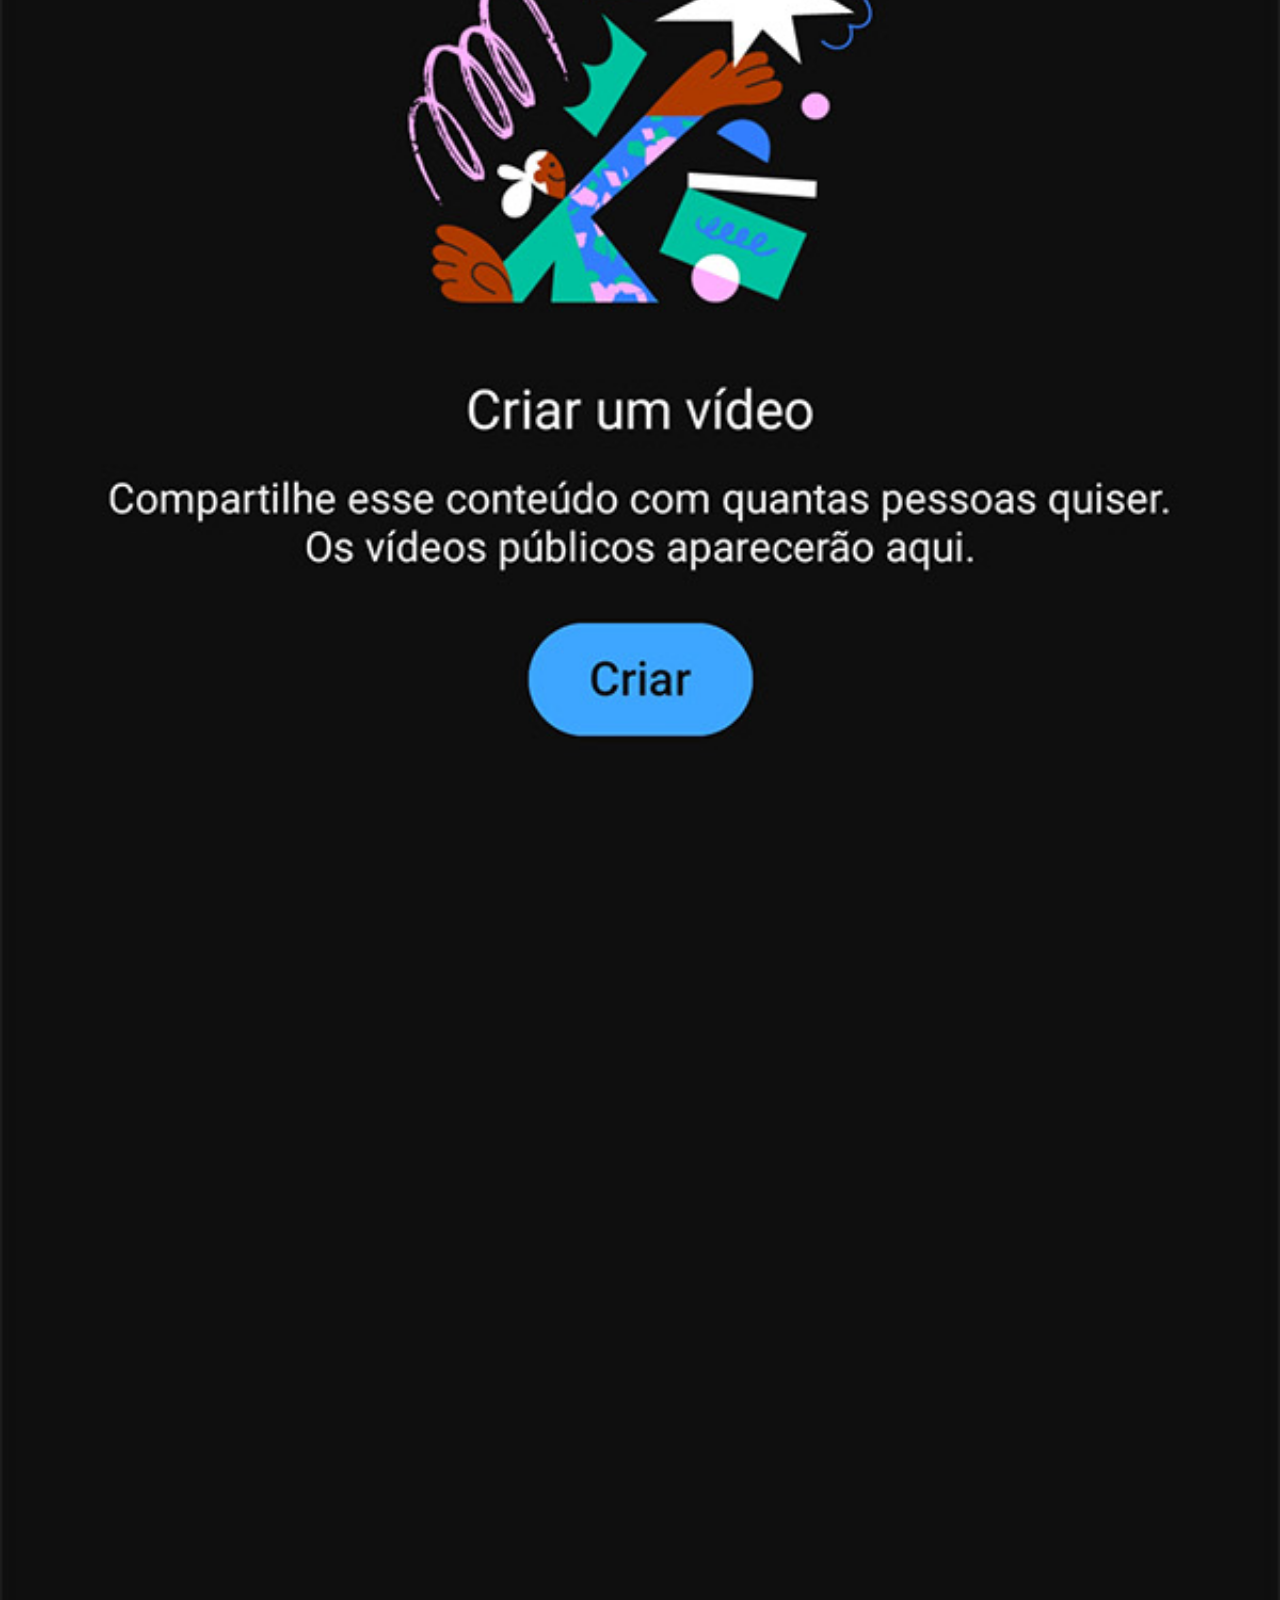
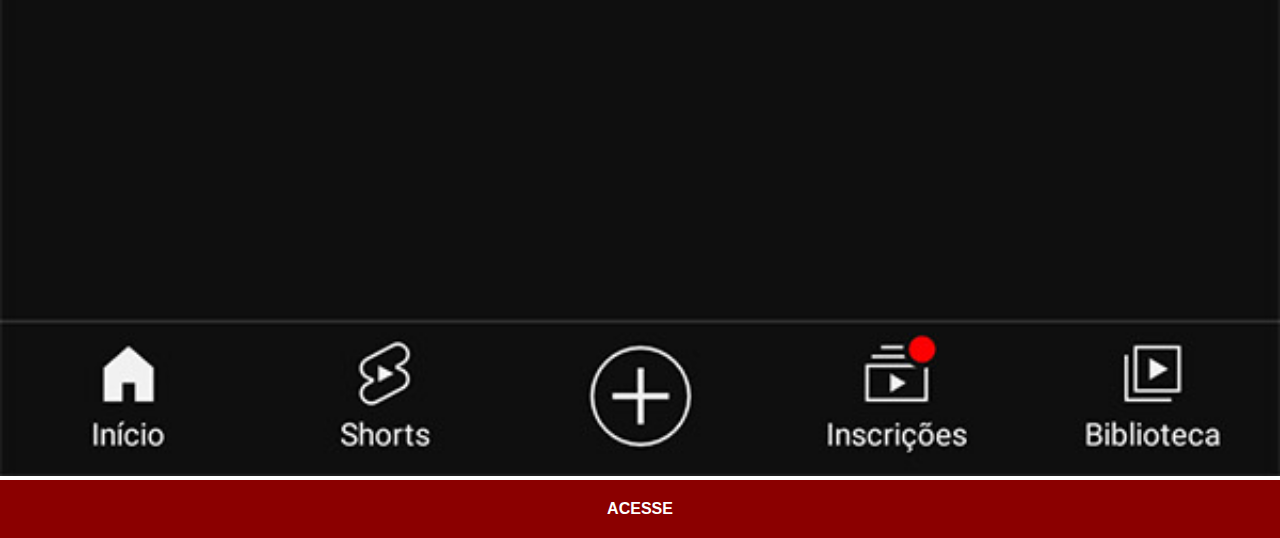
<file: youtube.html>
<!DOCTYPE html>
<html lang="pt-br">
<head>
    <meta charset="UTF-8">
    <meta http-equiv="X-UA-Compatible" content="IE=edge">
    <meta name="viewport" content="width=device-width, initial-scale=1.0">
    <title>Youtube</title>
    <link rel="stylesheet" href="estilos/social.css">
    <style>
        a{
            background-color: darkred;
        }

        a:hover{
            background-color: red;
        }
    </style>
</head>
<body>
    <img src="imagens/tela-youtube.jpg" alt="Youtube">
    <a href="https://www.youtube.com/channel/UCE4L4SnJDhzwHz3VJF8X2HA" target="_blank">ACESSE</a>
</body>
</html>
</file>
<file: estilos/style.css>
@charset "UTF-8";

*{
    margin: 0px;
    padding: 0px;
    font-family: Arial, Helvetica, sans-serif;
}

html, body{
    height: 100vh;
    width: 100vw;
    background-color: black;
}

body{
    background: url('../imagens/fundo-madeira.jpg') no-repeat top center;
    background-size: cover;
    background-attachment: fixed;
}

main{
    height: 100vh;
    position: relative;
}

section#telefone{
    height: 627px;
    width: 311px;
    background: url('../imagens/frame-iphone.png') no-repeat;

    position: absolute;
    top: 50%;
    left: 50%;
    transform: translate(-50%, -50%);
}

iframe#tela{
    position: relative;
    top: 79px;
    left: 21px;
    width: 270px;
    height: 473px;
}

section#redes-sociais{
    text-align: right;
}

section#redes-sociais img{
    width: 50px;
    margin: 10px;
    border-radius: 50%;
    box-shadow: 2px 2px 5px rgba(0, 0, 0, 0.400);
    box-sizing: border-box;
}

section#redes-sociais img:hover{
    border: 2px solid rgba(255, 255, 255, 0.637);
    transform: translate(-3px, -3px);
    box-shadow: 5px 5px 10px rgba(0, 0, 0, 0.627);
    transition: transform 0.3s, border 0.2s;
}
</file>
<file: estilos/social.css>
@charset "UTF-8";

*{
    margin: 0px;
    padding: 0px;
    font-family: Arial, Helvetica, sans-serif;
}

::-webkit-scrollbar{
    width: 0px;
    height: 0px;
}

img{
    width: 100vw; 
}

a{
    display: block;
    padding: 20px;
    text-align: center;
    font-weight: bolder;
    color: white;
    text-decoration: none;
}
</file>
